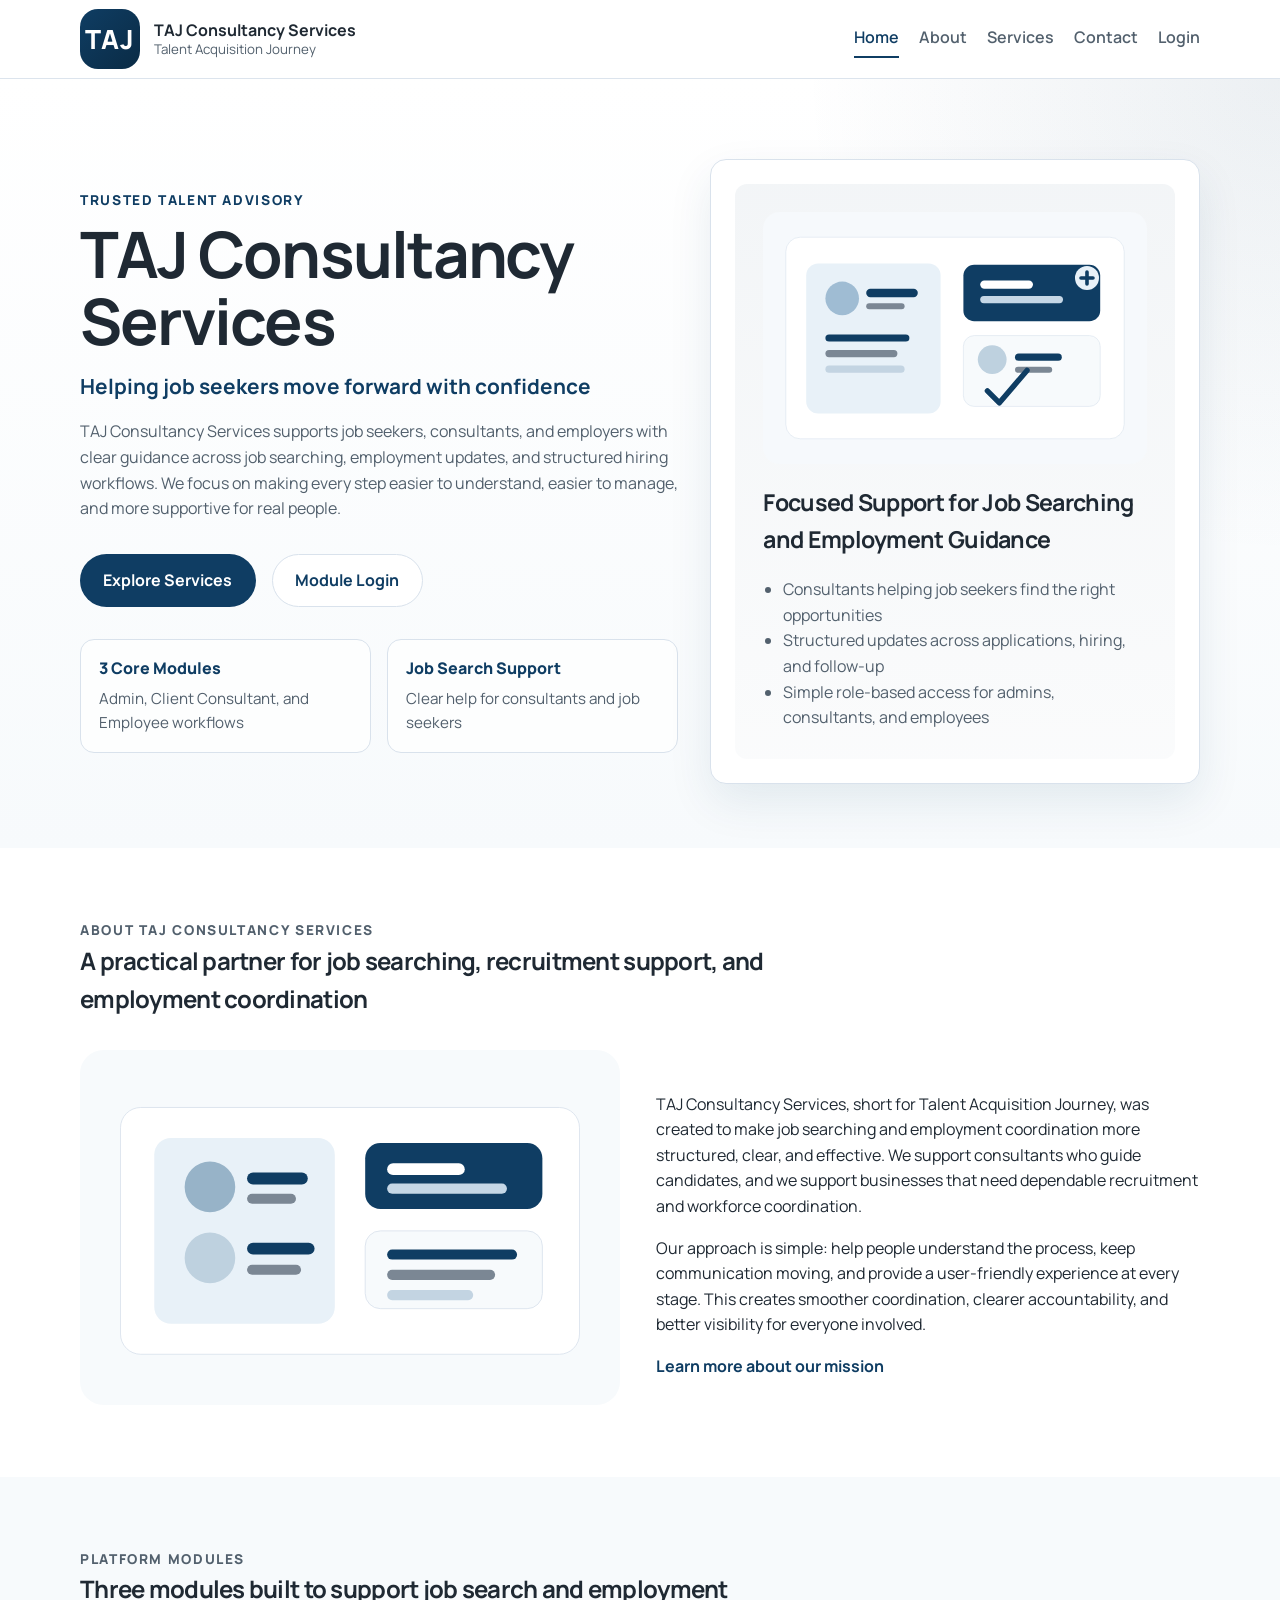
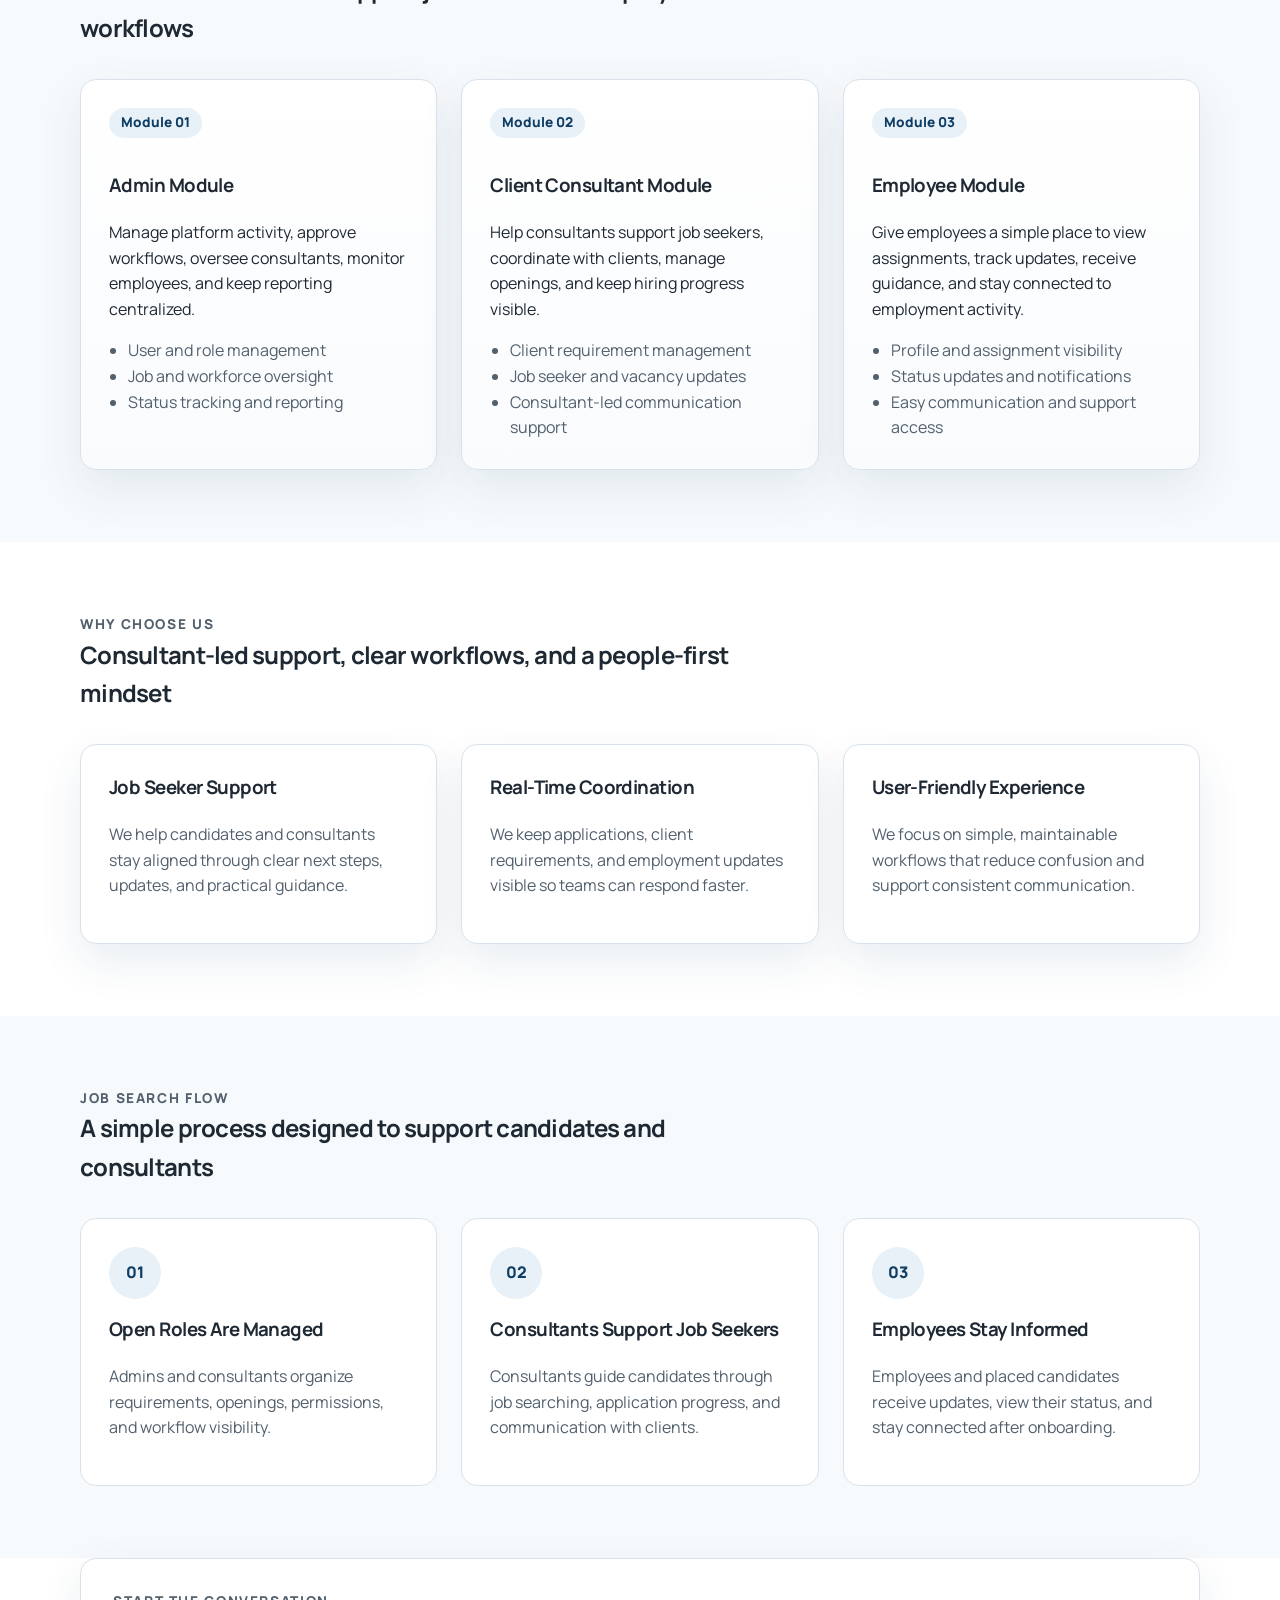
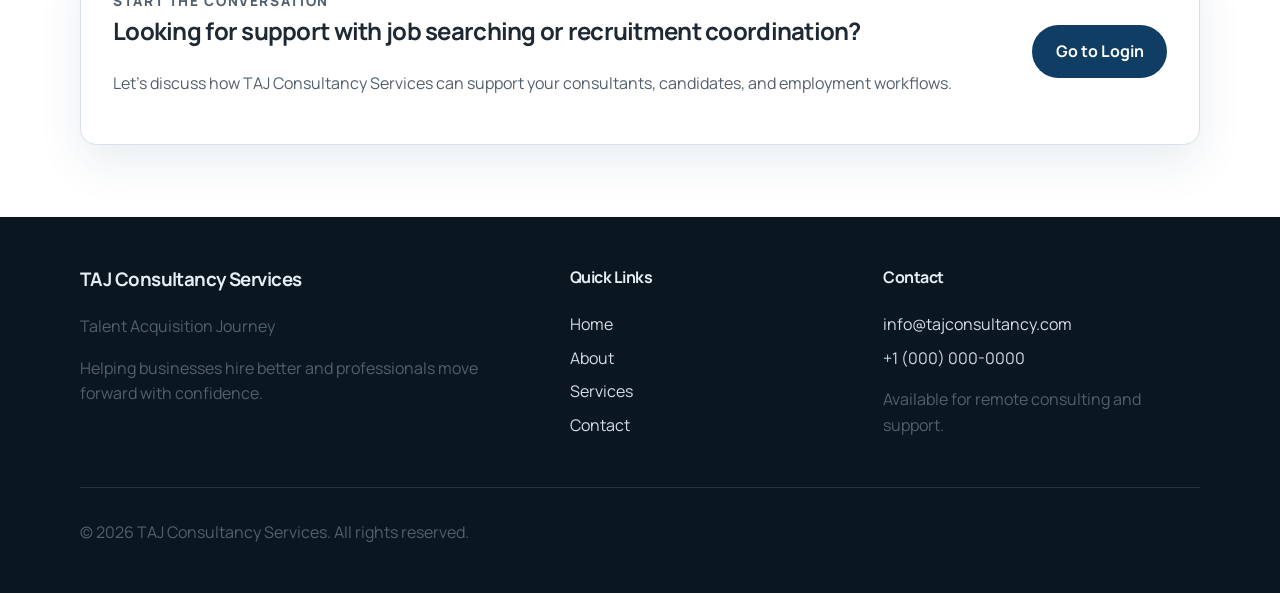
<file: index.html>
<!DOCTYPE html>
<html lang="en">
<head>
  <meta charset="UTF-8">
  <meta name="viewport" content="width=device-width, initial-scale=1.0">
  <title>TAJ Consultancy Services | Job Search and Employment Support</title>
  <meta name="description" content="TAJ Consultancy Services helps job seekers and employers with consultant-led job search support, employment coordination, and structured hiring workflows.">
  <meta property="og:title" content="TAJ Consultancy Services | Job Search and Employment Support">
  <meta property="og:description" content="Consultant-led support for job searching, employment updates, and structured workforce coordination.">
  <meta property="og:type" content="website">
  <meta property="og:url" content="https://example.com/">
  <meta property="og:image" content="assets/images/og-image.svg">
  <link rel="icon" type="image/svg+xml" href="assets/images/favicon.svg">
  <link rel="preconnect" href="https://fonts.googleapis.com">
  <link rel="preconnect" href="https://fonts.gstatic.com" crossorigin>
  <link href="https://fonts.googleapis.com/css2?family=Manrope:wght@400;500;600;700;800&display=swap" rel="stylesheet">
  <link rel="stylesheet" href="css/style.css">
</head>
<body>
  <header class="site-header">
    <div class="container nav-wrapper">
      <a class="brand" href="index.html" aria-label="TAJ Consultancy Services home">
        <span class="brand-mark">TAJ</span>
        <span class="brand-text">
          <strong>TAJ Consultancy Services</strong>
          <small>Talent Acquisition Journey</small>
        </span>
      </a>

      <button class="nav-toggle" id="navToggle" aria-expanded="false" aria-controls="siteNav" aria-label="Open navigation">
        <span></span>
        <span></span>
        <span></span>
      </button>

      <nav class="site-nav" id="siteNav">
        <a class="active" href="index.html">Home</a>
        <a href="about.html">About</a>
        <a href="services.html">Services</a>
        <a href="contact.html">Contact</a>
        <a href="login.html">Login</a>
      </nav>
    </div>
  </header>

  <main>
    <section class="hero-section">
      <div class="container hero-grid">
        <div class="hero-content">
          <p class="section-label">Trusted Talent Advisory</p>
          <h1>TAJ Consultancy Services</h1>
          <p class="hero-subtitle">Helping job seekers move forward with confidence</p>
          <p class="hero-text">
            TAJ Consultancy Services supports job seekers, consultants, and employers with clear guidance across job searching, employment updates, and structured hiring workflows. We focus on making every step easier to understand, easier to manage, and more supportive for real people.
          </p>
          <div class="hero-actions">
            <a class="btn btn-primary" href="services.html">Explore Services</a>
            <a class="btn btn-secondary" href="login.html">Module Login</a>
          </div>
          <div class="hero-stats" aria-label="Company highlights">
            <div class="stat-item">
              <strong>3 Core Modules</strong>
              <span>Admin, Client Consultant, and Employee workflows</span>
            </div>
            <div class="stat-item">
              <strong>Job Search Support</strong>
              <span>Clear help for consultants and job seekers</span>
            </div>
          </div>
        </div>

        <div class="hero-card">
          <div class="hero-card-inner">
            <img class="section-illustration" src="assets/images/job-search-support.svg" alt="Illustration of a consultant helping a job seeker with opportunities and applications">
            <h2>Focused Support for Job Searching and Employment Guidance</h2>
            <ul class="feature-list">
              <li>Consultants helping job seekers find the right opportunities</li>
              <li>Structured updates across applications, hiring, and follow-up</li>
              <li>Simple role-based access for admins, consultants, and employees</li>
            </ul>
          </div>
        </div>
      </div>
    </section>

    <section class="section">
      <div class="container">
        <div class="section-heading">
          <p class="section-label">About TAJ Consultancy Services</p>
          <h2>A practical partner for job searching, recruitment support, and employment coordination</h2>
        </div>
        <div class="two-column">
          <div>
            <img class="inline-illustration" src="assets/images/about-team.svg" alt="Illustration of a consultant helping candidates and clients plan next steps">
          </div>
          <div>
            <p>
              TAJ Consultancy Services, short for Talent Acquisition Journey, was created to make job searching and employment coordination more structured, clear, and effective. We support consultants who guide candidates, and we support businesses that need dependable recruitment and workforce coordination.
            </p>
            <p>
              Our approach is simple: help people understand the process, keep communication moving, and provide a user-friendly experience at every stage. This creates smoother coordination, clearer accountability, and better visibility for everyone involved.
            </p>
            <a class="text-link" href="about.html">Learn more about our mission</a>
          </div>
        </div>
      </div>
    </section>

    <section class="section section-alt">
      <div class="container">
        <div class="section-heading">
          <p class="section-label">Platform Modules</p>
          <h2>Three modules built to support job search and employment workflows</h2>
        </div>
        <div class="modules-grid">
          <article class="module-card">
            <span class="module-badge">Module 01</span>
            <h3>Admin Module</h3>
            <p>Manage platform activity, approve workflows, oversee consultants, monitor employees, and keep reporting centralized.</p>
            <ul class="feature-list compact-list">
              <li>User and role management</li>
              <li>Job and workforce oversight</li>
              <li>Status tracking and reporting</li>
            </ul>
          </article>
          <article class="module-card">
            <span class="module-badge">Module 02</span>
            <h3>Client Consultant Module</h3>
            <p>Help consultants support job seekers, coordinate with clients, manage openings, and keep hiring progress visible.</p>
            <ul class="feature-list compact-list">
              <li>Client requirement management</li>
              <li>Job seeker and vacancy updates</li>
              <li>Consultant-led communication support</li>
            </ul>
          </article>
          <article class="module-card">
            <span class="module-badge">Module 03</span>
            <h3>Employee Module</h3>
            <p>Give employees a simple place to view assignments, track updates, receive guidance, and stay connected to employment activity.</p>
            <ul class="feature-list compact-list">
              <li>Profile and assignment visibility</li>
              <li>Status updates and notifications</li>
              <li>Easy communication and support access</li>
            </ul>
          </article>
        </div>
      </div>
    </section>

    <section class="section">
      <div class="container">
        <div class="section-heading">
          <p class="section-label">Why Choose Us</p>
          <h2>Consultant-led support, clear workflows, and a people-first mindset</h2>
        </div>
        <div class="reasons-grid">
          <article class="reason-card">
            <h3>Job Seeker Support</h3>
            <p>We help candidates and consultants stay aligned through clear next steps, updates, and practical guidance.</p>
          </article>
          <article class="reason-card">
            <h3>Real-Time Coordination</h3>
            <p>We keep applications, client requirements, and employment updates visible so teams can respond faster.</p>
          </article>
          <article class="reason-card">
            <h3>User-Friendly Experience</h3>
            <p>We focus on simple, maintainable workflows that reduce confusion and support consistent communication.</p>
          </article>
        </div>
      </div>
    </section>

    <section class="section section-alt">
      <div class="container">
        <div class="section-heading">
          <p class="section-label">Job Search Flow</p>
          <h2>A simple process designed to support candidates and consultants</h2>
        </div>
        <div class="steps-grid">
          <article class="step-card">
            <span class="step-number">01</span>
            <h3>Open Roles Are Managed</h3>
            <p>Admins and consultants organize requirements, openings, permissions, and workflow visibility.</p>
          </article>
          <article class="step-card">
            <span class="step-number">02</span>
            <h3>Consultants Support Job Seekers</h3>
            <p>Consultants guide candidates through job searching, application progress, and communication with clients.</p>
          </article>
          <article class="step-card">
            <span class="step-number">03</span>
            <h3>Employees Stay Informed</h3>
            <p>Employees and placed candidates receive updates, view their status, and stay connected after onboarding.</p>
          </article>
        </div>
      </div>
    </section>

    <section class="section cta-section">
      <div class="container cta-box">
        <div>
          <p class="section-label">Start the Conversation</p>
          <h2>Looking for support with job searching or recruitment coordination?</h2>
          <p>Let's discuss how TAJ Consultancy Services can support your consultants, candidates, and employment workflows.</p>
        </div>
        <a class="btn btn-primary" href="login.html">Go to Login</a>
      </div>
    </section>
  </main>

  <footer class="site-footer">
    <div class="container footer-grid">
      <div>
        <h3>TAJ Consultancy Services</h3>
        <p>Talent Acquisition Journey</p>
        <p>Helping businesses hire better and professionals move forward with confidence.</p>
      </div>
      <div>
        <h4>Quick Links</h4>
        <a href="index.html">Home</a>
        <a href="about.html">About</a>
        <a href="services.html">Services</a>
        <a href="contact.html">Contact</a>
      </div>
      <div>
        <h4>Contact</h4>
        <a href="mailto:info@tajconsultancy.com">info@tajconsultancy.com</a>
        <a href="tel:+10000000000">+1 (000) 000-0000</a>
        <p>Available for remote consulting and support.</p>
      </div>
    </div>
    <div class="container footer-bottom">
      <p>&copy; 2026 TAJ Consultancy Services. All rights reserved.</p>
    </div>
  </footer>

  <script src="js/script.js"></script>
</body>
</html>
</file>
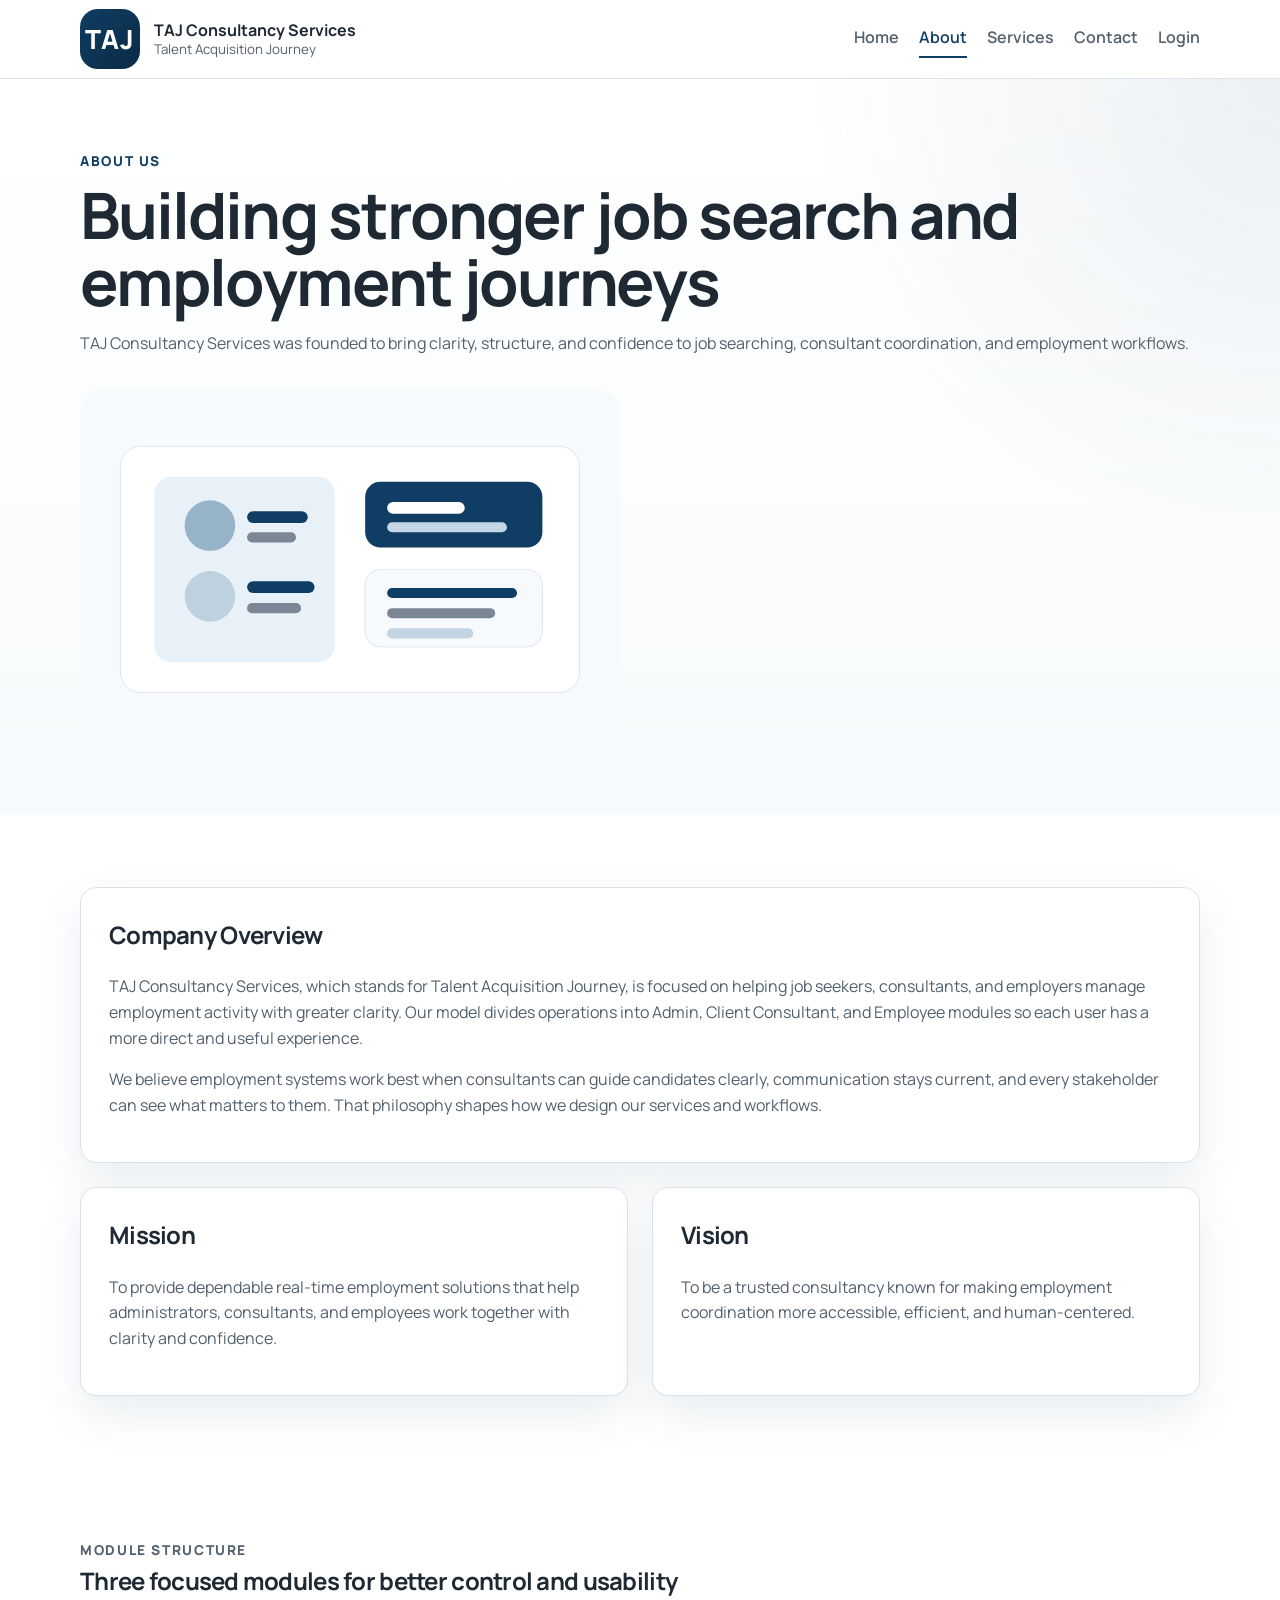
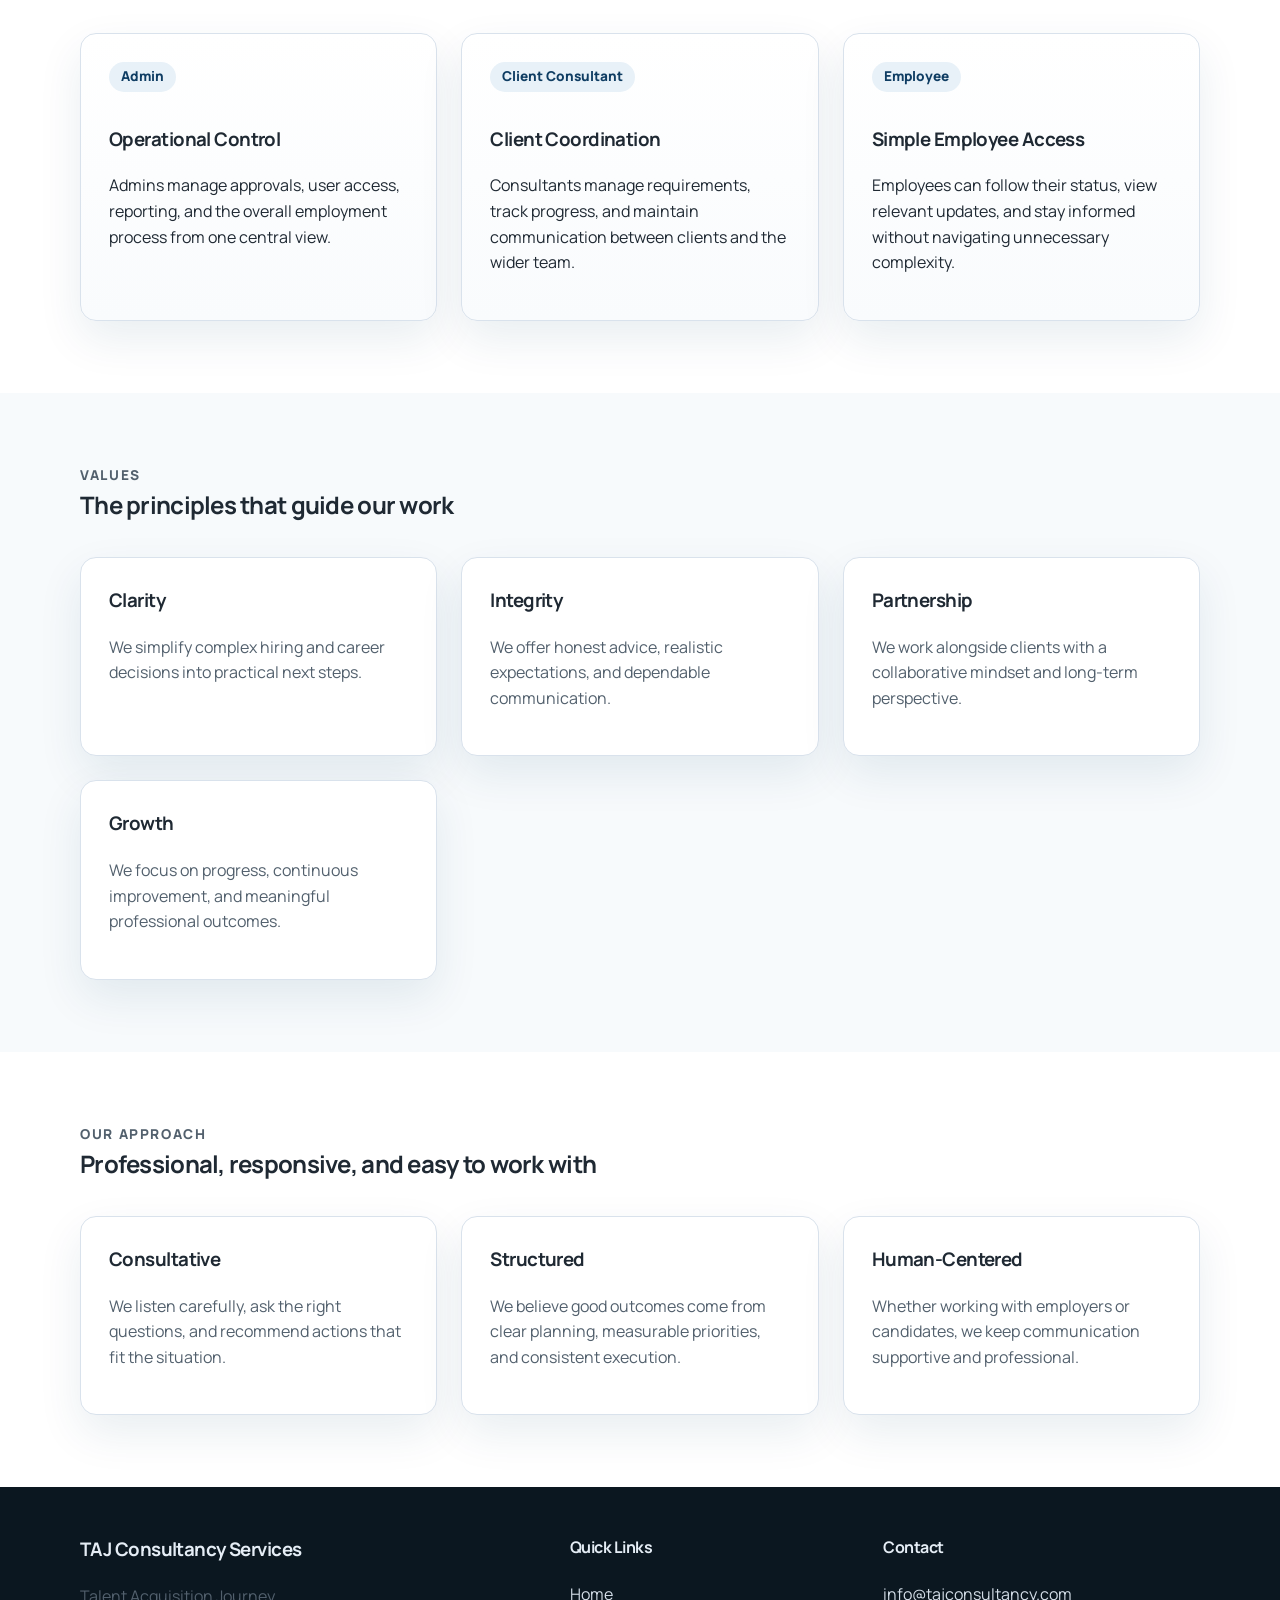
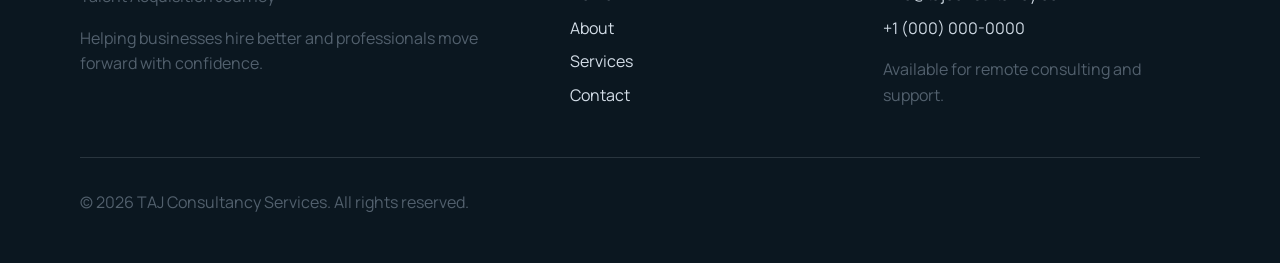
<file: about.html>
<!DOCTYPE html>
<html lang="en">
<head>
  <meta charset="UTF-8">
  <meta name="viewport" content="width=device-width, initial-scale=1.0">
  <title>About TAJ Consultancy Services | Employment Modules</title>
  <meta name="description" content="Learn how TAJ Consultancy Services supports job seekers, consultants, and employers through structured employment modules.">
  <meta property="og:title" content="About TAJ Consultancy Services">
  <meta property="og:description" content="Discover the mission, vision, and values that guide TAJ Consultancy Services.">
  <meta property="og:type" content="website">
  <meta property="og:url" content="https://example.com/about.html">
  <meta property="og:image" content="assets/images/og-image.svg">
  <link rel="icon" type="image/svg+xml" href="assets/images/favicon.svg">
  <link rel="preconnect" href="https://fonts.googleapis.com">
  <link rel="preconnect" href="https://fonts.gstatic.com" crossorigin>
  <link href="https://fonts.googleapis.com/css2?family=Manrope:wght@400;500;600;700;800&display=swap" rel="stylesheet">
  <link rel="stylesheet" href="css/style.css">
</head>
<body>
  <header class="site-header">
    <div class="container nav-wrapper">
      <a class="brand" href="index.html" aria-label="TAJ Consultancy Services home">
        <span class="brand-mark">TAJ</span>
        <span class="brand-text">
          <strong>TAJ Consultancy Services</strong>
          <small>Talent Acquisition Journey</small>
        </span>
      </a>

      <button class="nav-toggle" id="navToggle" aria-expanded="false" aria-controls="siteNav" aria-label="Open navigation">
        <span></span>
        <span></span>
        <span></span>
      </button>

      <nav class="site-nav" id="siteNav">
        <a href="index.html">Home</a>
        <a class="active" href="about.html">About</a>
        <a href="services.html">Services</a>
        <a href="contact.html">Contact</a>
        <a href="login.html">Login</a>
      </nav>
    </div>
  </header>

  <main>
    <section class="page-hero">
      <div class="container">
        <p class="section-label">About Us</p>
        <h1>Building stronger job search and employment journeys</h1>
        <p class="page-hero-text">
          TAJ Consultancy Services was founded to bring clarity, structure, and confidence to job searching, consultant coordination, and employment workflows.
        </p>
        <img class="page-hero-illustration" src="assets/images/about-team.svg" alt="Illustration of consultancy planning and collaboration">
      </div>
    </section>

    <section class="section">
      <div class="container">
        <div class="content-grid">
          <article class="content-card full-span">
            <h2>Company Overview</h2>
            <p>
              TAJ Consultancy Services, which stands for Talent Acquisition Journey, is focused on helping job seekers, consultants, and employers manage employment activity with greater clarity. Our model divides operations into Admin, Client Consultant, and Employee modules so each user has a more direct and useful experience.
            </p>
            <p>
              We believe employment systems work best when consultants can guide candidates clearly, communication stays current, and every stakeholder can see what matters to them. That philosophy shapes how we design our services and workflows.
            </p>
          </article>

          <article class="content-card">
            <h2>Mission</h2>
            <p>
              To provide dependable real-time employment solutions that help administrators, consultants, and employees work together with clarity and confidence.
            </p>
          </article>

          <article class="content-card">
            <h2>Vision</h2>
            <p>
              To be a trusted consultancy known for making employment coordination more accessible, efficient, and human-centered.
            </p>
          </article>
        </div>
      </div>
    </section>

    <section class="section">
      <div class="container">
        <div class="section-heading">
          <p class="section-label">Module Structure</p>
          <h2>Three focused modules for better control and usability</h2>
        </div>
        <div class="modules-grid">
          <article class="module-card">
            <span class="module-badge">Admin</span>
            <h3>Operational Control</h3>
            <p>Admins manage approvals, user access, reporting, and the overall employment process from one central view.</p>
          </article>
          <article class="module-card">
            <span class="module-badge">Client Consultant</span>
            <h3>Client Coordination</h3>
            <p>Consultants manage requirements, track progress, and maintain communication between clients and the wider team.</p>
          </article>
          <article class="module-card">
            <span class="module-badge">Employee</span>
            <h3>Simple Employee Access</h3>
            <p>Employees can follow their status, view relevant updates, and stay informed without navigating unnecessary complexity.</p>
          </article>
        </div>
      </div>
    </section>

    <section class="section section-alt">
      <div class="container">
        <div class="section-heading">
          <p class="section-label">Values</p>
          <h2>The principles that guide our work</h2>
        </div>
        <div class="card-grid">
          <article class="service-card">
            <h3>Clarity</h3>
            <p>We simplify complex hiring and career decisions into practical next steps.</p>
          </article>
          <article class="service-card">
            <h3>Integrity</h3>
            <p>We offer honest advice, realistic expectations, and dependable communication.</p>
          </article>
          <article class="service-card">
            <h3>Partnership</h3>
            <p>We work alongside clients with a collaborative mindset and long-term perspective.</p>
          </article>
          <article class="service-card">
            <h3>Growth</h3>
            <p>We focus on progress, continuous improvement, and meaningful professional outcomes.</p>
          </article>
        </div>
      </div>
    </section>

    <section class="section">
      <div class="container">
        <div class="section-heading">
          <p class="section-label">Our Approach</p>
          <h2>Professional, responsive, and easy to work with</h2>
        </div>
        <div class="reasons-grid">
          <article class="reason-card">
            <h3>Consultative</h3>
            <p>We listen carefully, ask the right questions, and recommend actions that fit the situation.</p>
          </article>
          <article class="reason-card">
            <h3>Structured</h3>
            <p>We believe good outcomes come from clear planning, measurable priorities, and consistent execution.</p>
          </article>
          <article class="reason-card">
            <h3>Human-Centered</h3>
            <p>Whether working with employers or candidates, we keep communication supportive and professional.</p>
          </article>
        </div>
      </div>
    </section>
  </main>

  <footer class="site-footer">
    <div class="container footer-grid">
      <div>
        <h3>TAJ Consultancy Services</h3>
        <p>Talent Acquisition Journey</p>
        <p>Helping businesses hire better and professionals move forward with confidence.</p>
      </div>
      <div>
        <h4>Quick Links</h4>
        <a href="index.html">Home</a>
        <a href="about.html">About</a>
        <a href="services.html">Services</a>
        <a href="contact.html">Contact</a>
      </div>
      <div>
        <h4>Contact</h4>
        <a href="mailto:info@tajconsultancy.com">info@tajconsultancy.com</a>
        <a href="tel:+10000000000">+1 (000) 000-0000</a>
        <p>Available for remote consulting and support.</p>
      </div>
    </div>
    <div class="container footer-bottom">
      <p>&copy; 2026 TAJ Consultancy Services. All rights reserved.</p>
    </div>
  </footer>

  <script src="js/script.js"></script>
</body>
</html>
</file>
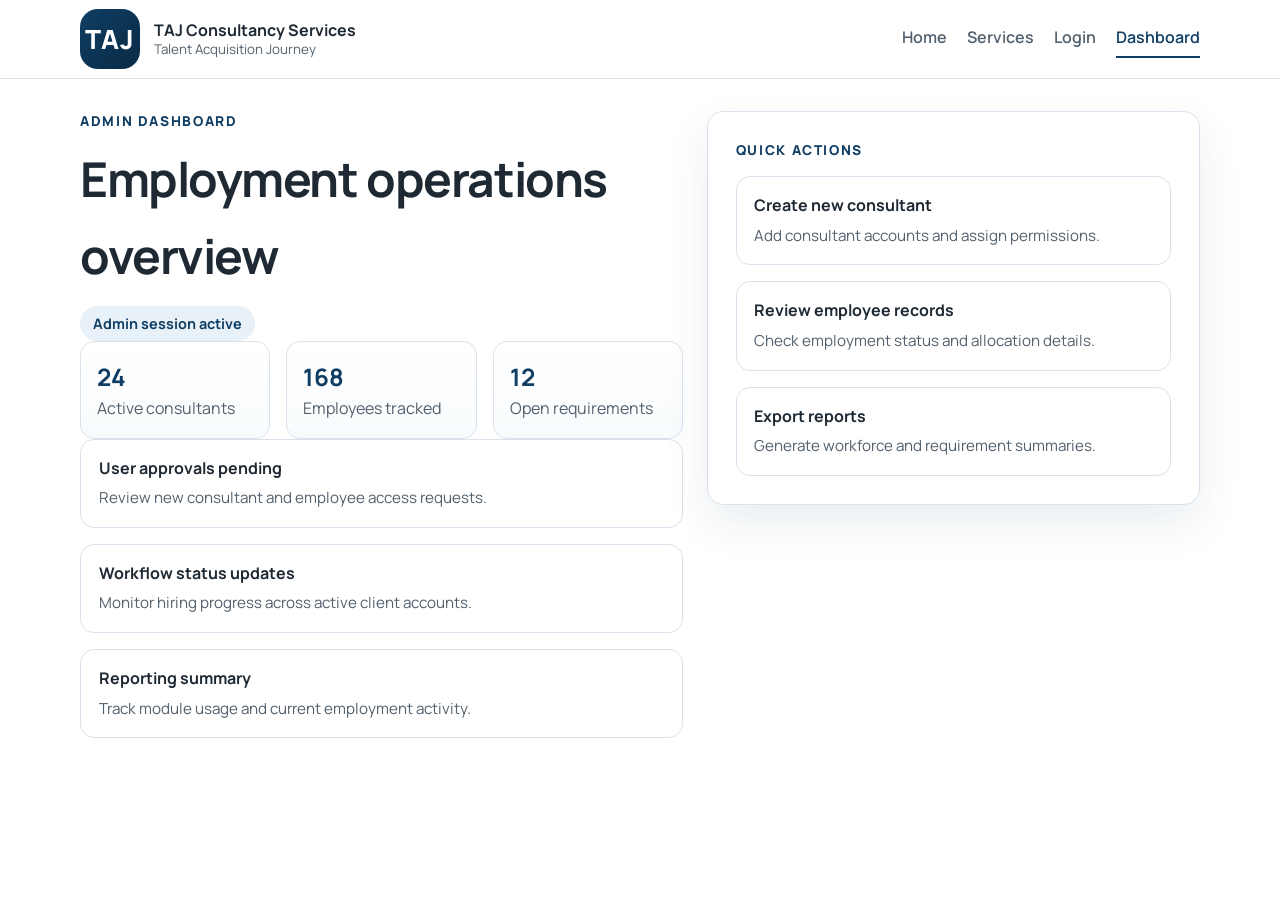
<file: admin-dashboard.html>
<!DOCTYPE html>
<html lang="en">
<head>
  <meta charset="UTF-8">
  <meta name="viewport" content="width=device-width, initial-scale=1.0">
  <title>Admin Dashboard | TAJ Consultancy Services</title>
  <meta name="description" content="Admin dashboard for TAJ Consultancy Services employment workflows.">
  <link rel="icon" type="image/svg+xml" href="assets/images/favicon.svg">
  <link rel="preconnect" href="https://fonts.googleapis.com">
  <link rel="preconnect" href="https://fonts.gstatic.com" crossorigin>
  <link href="https://fonts.googleapis.com/css2?family=Manrope:wght@400;500;600;700;800&display=swap" rel="stylesheet">
  <link rel="stylesheet" href="css/style.css">
</head>
<body>
  <header class="site-header">
    <div class="container nav-wrapper">
      <a class="brand" href="index.html"><span class="brand-mark">TAJ</span><span class="brand-text"><strong>TAJ Consultancy Services</strong><small>Talent Acquisition Journey</small></span></a>
      <nav class="site-nav">
        <a href="index.html">Home</a>
        <a href="services.html">Services</a>
        <a href="login.html">Login</a>
        <a class="active" href="admin-dashboard.html">Dashboard</a>
      </nav>
    </div>
  </header>
  <main class="dashboard-shell">
    <div class="container dashboard-grid">
      <section class="dashboard-overview">
        <p class="section-label">Admin Dashboard</p>
        <h1>Employment operations overview</h1>
        <span class="status-chip">Admin session active</span>
        <div class="metric-grid">
          <article class="metric-card"><strong>24</strong><span>Active consultants</span></article>
          <article class="metric-card"><strong>168</strong><span>Employees tracked</span></article>
          <article class="metric-card"><strong>12</strong><span>Open requirements</span></article>
        </div>
        <div class="activity-list">
          <article class="activity-item"><strong>User approvals pending</strong><span class="login-meta">Review new consultant and employee access requests.</span></article>
          <article class="activity-item"><strong>Workflow status updates</strong><span class="login-meta">Monitor hiring progress across active client accounts.</span></article>
          <article class="activity-item"><strong>Reporting summary</strong><span class="login-meta">Track module usage and current employment activity.</span></article>
        </div>
      </section>
      <aside class="dashboard-card">
        <p class="section-label">Quick Actions</p>
        <div class="quick-links">
          <div class="quick-link-card"><strong>Create new consultant</strong><span class="login-meta">Add consultant accounts and assign permissions.</span></div>
          <div class="quick-link-card"><strong>Review employee records</strong><span class="login-meta">Check employment status and allocation details.</span></div>
          <div class="quick-link-card"><strong>Export reports</strong><span class="login-meta">Generate workforce and requirement summaries.</span></div>
        </div>
      </aside>
    </div>
  </main>
</body>
</html>
</file>
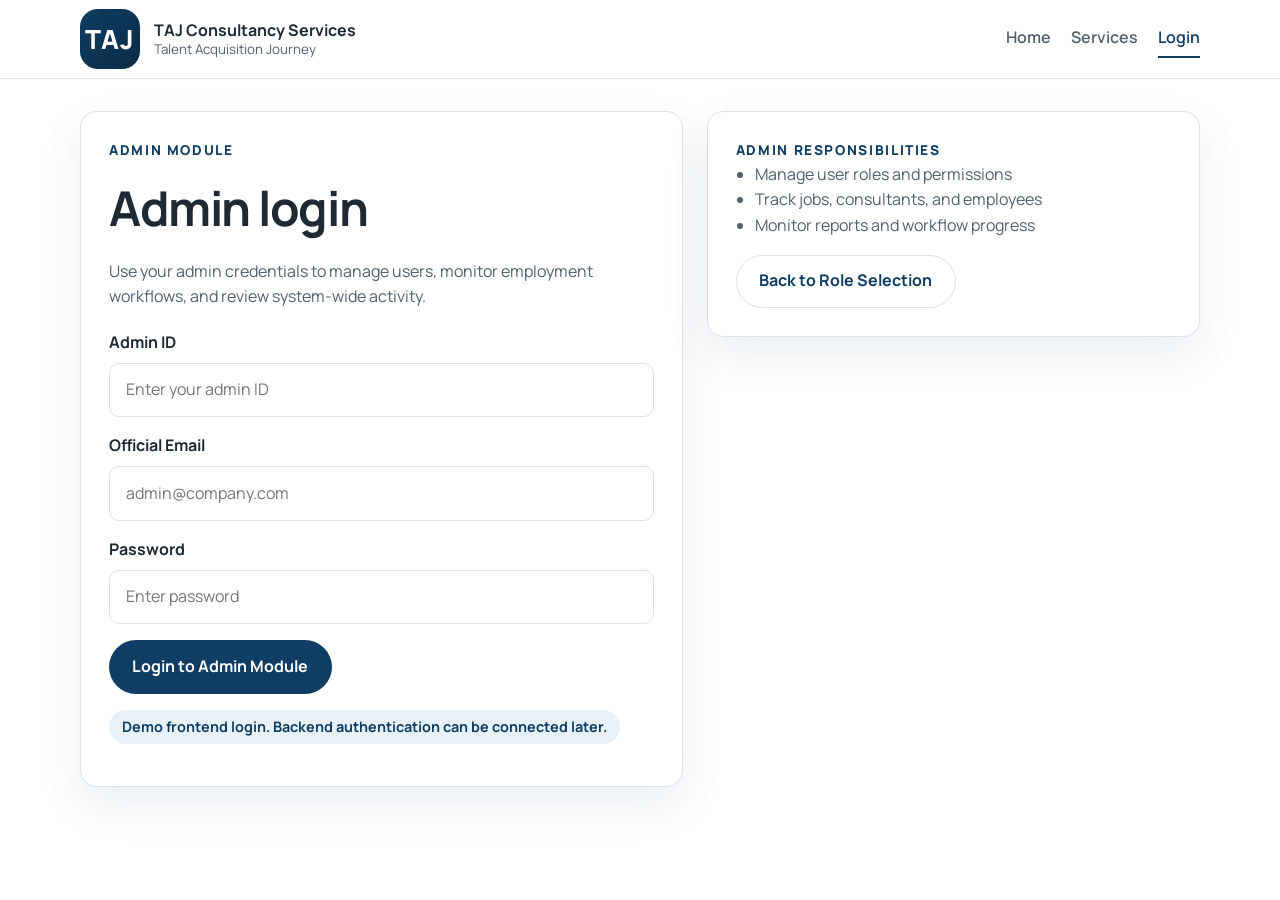
<file: admin-login.html>
<!DOCTYPE html>
<html lang="en">
<head>
  <meta charset="UTF-8">
  <meta name="viewport" content="width=device-width, initial-scale=1.0">
  <title>Admin Login | TAJ Consultancy Services</title>
  <meta name="description" content="Admin login for TAJ Consultancy Services real-time employment management.">
  <link rel="icon" type="image/svg+xml" href="assets/images/favicon.svg">
  <link rel="preconnect" href="https://fonts.googleapis.com">
  <link rel="preconnect" href="https://fonts.gstatic.com" crossorigin>
  <link href="https://fonts.googleapis.com/css2?family=Manrope:wght@400;500;600;700;800&display=swap" rel="stylesheet">
  <link rel="stylesheet" href="css/style.css">
</head>
<body>
  <header class="site-header">
    <div class="container nav-wrapper">
      <a class="brand" href="index.html" aria-label="TAJ Consultancy Services home">
        <span class="brand-mark">TAJ</span>
        <span class="brand-text">
          <strong>TAJ Consultancy Services</strong>
          <small>Talent Acquisition Journey</small>
        </span>
      </a>
      <button class="nav-toggle" id="navToggle" aria-expanded="false" aria-controls="siteNav" aria-label="Open navigation">
        <span></span>
        <span></span>
        <span></span>
      </button>
      <nav class="site-nav" id="siteNav">
        <a href="index.html">Home</a>
        <a href="services.html">Services</a>
        <a class="active" href="login.html">Login</a>
      </nav>
    </div>
  </header>

  <main class="login-shell">
    <div class="container login-grid">
      <section class="login-form-card">
        <p class="section-label">Admin Module</p>
        <h1>Admin login</h1>
        <p class="helper-text">Use your admin credentials to manage users, monitor employment workflows, and review system-wide activity.</p>
        <form data-login-form data-role-name="Admin" data-redirect="admin-dashboard.html">
          <div class="form-group">
            <label for="admin-id">Admin ID</label>
            <input id="admin-id" name="admin-id" type="text" placeholder="Enter your admin ID" required>
          </div>
          <div class="form-group">
            <label for="admin-email">Official Email</label>
            <input id="admin-email" name="admin-email" type="email" placeholder="admin@company.com" required>
          </div>
          <div class="form-group">
            <label for="admin-password">Password</label>
            <input id="admin-password" name="admin-password" type="password" placeholder="Enter password" required>
          </div>
          <button class="btn btn-primary" type="submit">Login to Admin Module</button>
          <p class="login-note" data-login-status>Demo frontend login. Backend authentication can be connected later.</p>
        </form>
      </section>

      <aside class="info-panel">
        <p class="section-label">Admin Responsibilities</p>
        <ul class="muted-list">
          <li>Manage user roles and permissions</li>
          <li>Track jobs, consultants, and employees</li>
          <li>Monitor reports and workflow progress</li>
        </ul>
        <div class="role-actions">
          <a class="btn btn-secondary" href="login.html">Back to Role Selection</a>
        </div>
      </aside>
    </div>
  </main>

  <script src="js/script.js"></script>
</body>
</html>
</file>
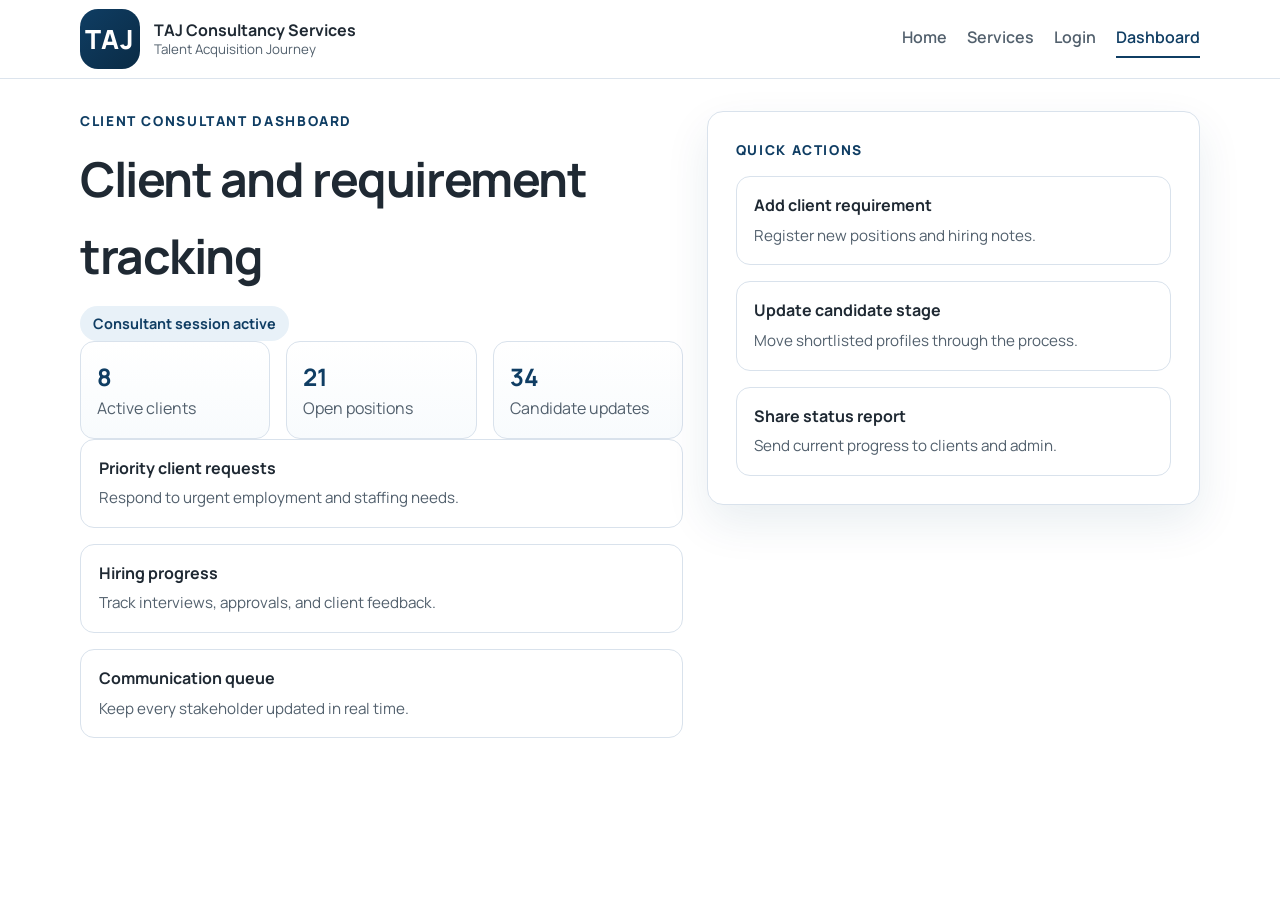
<file: consultant-dashboard.html>
<!DOCTYPE html>
<html lang="en">
<head>
  <meta charset="UTF-8">
  <meta name="viewport" content="width=device-width, initial-scale=1.0">
  <title>Consultant Dashboard | TAJ Consultancy Services</title>
  <meta name="description" content="Consultant dashboard for TAJ Consultancy Services employment workflows.">
  <link rel="icon" type="image/svg+xml" href="assets/images/favicon.svg">
  <link rel="preconnect" href="https://fonts.googleapis.com">
  <link rel="preconnect" href="https://fonts.gstatic.com" crossorigin>
  <link href="https://fonts.googleapis.com/css2?family=Manrope:wght@400;500;600;700;800&display=swap" rel="stylesheet">
  <link rel="stylesheet" href="css/style.css">
</head>
<body>
  <header class="site-header">
    <div class="container nav-wrapper">
      <a class="brand" href="index.html"><span class="brand-mark">TAJ</span><span class="brand-text"><strong>TAJ Consultancy Services</strong><small>Talent Acquisition Journey</small></span></a>
      <nav class="site-nav">
        <a href="index.html">Home</a>
        <a href="services.html">Services</a>
        <a href="login.html">Login</a>
        <a class="active" href="consultant-dashboard.html">Dashboard</a>
      </nav>
    </div>
  </header>
  <main class="dashboard-shell">
    <div class="container dashboard-grid">
      <section class="dashboard-overview">
        <p class="section-label">Client Consultant Dashboard</p>
        <h1>Client and requirement tracking</h1>
        <span class="status-chip">Consultant session active</span>
        <div class="metric-grid">
          <article class="metric-card"><strong>8</strong><span>Active clients</span></article>
          <article class="metric-card"><strong>21</strong><span>Open positions</span></article>
          <article class="metric-card"><strong>34</strong><span>Candidate updates</span></article>
        </div>
        <div class="activity-list">
          <article class="activity-item"><strong>Priority client requests</strong><span class="login-meta">Respond to urgent employment and staffing needs.</span></article>
          <article class="activity-item"><strong>Hiring progress</strong><span class="login-meta">Track interviews, approvals, and client feedback.</span></article>
          <article class="activity-item"><strong>Communication queue</strong><span class="login-meta">Keep every stakeholder updated in real time.</span></article>
        </div>
      </section>
      <aside class="dashboard-card">
        <p class="section-label">Quick Actions</p>
        <div class="quick-links">
          <div class="quick-link-card"><strong>Add client requirement</strong><span class="login-meta">Register new positions and hiring notes.</span></div>
          <div class="quick-link-card"><strong>Update candidate stage</strong><span class="login-meta">Move shortlisted profiles through the process.</span></div>
          <div class="quick-link-card"><strong>Share status report</strong><span class="login-meta">Send current progress to clients and admin.</span></div>
        </div>
      </aside>
    </div>
  </main>
</body>
</html>
</file>
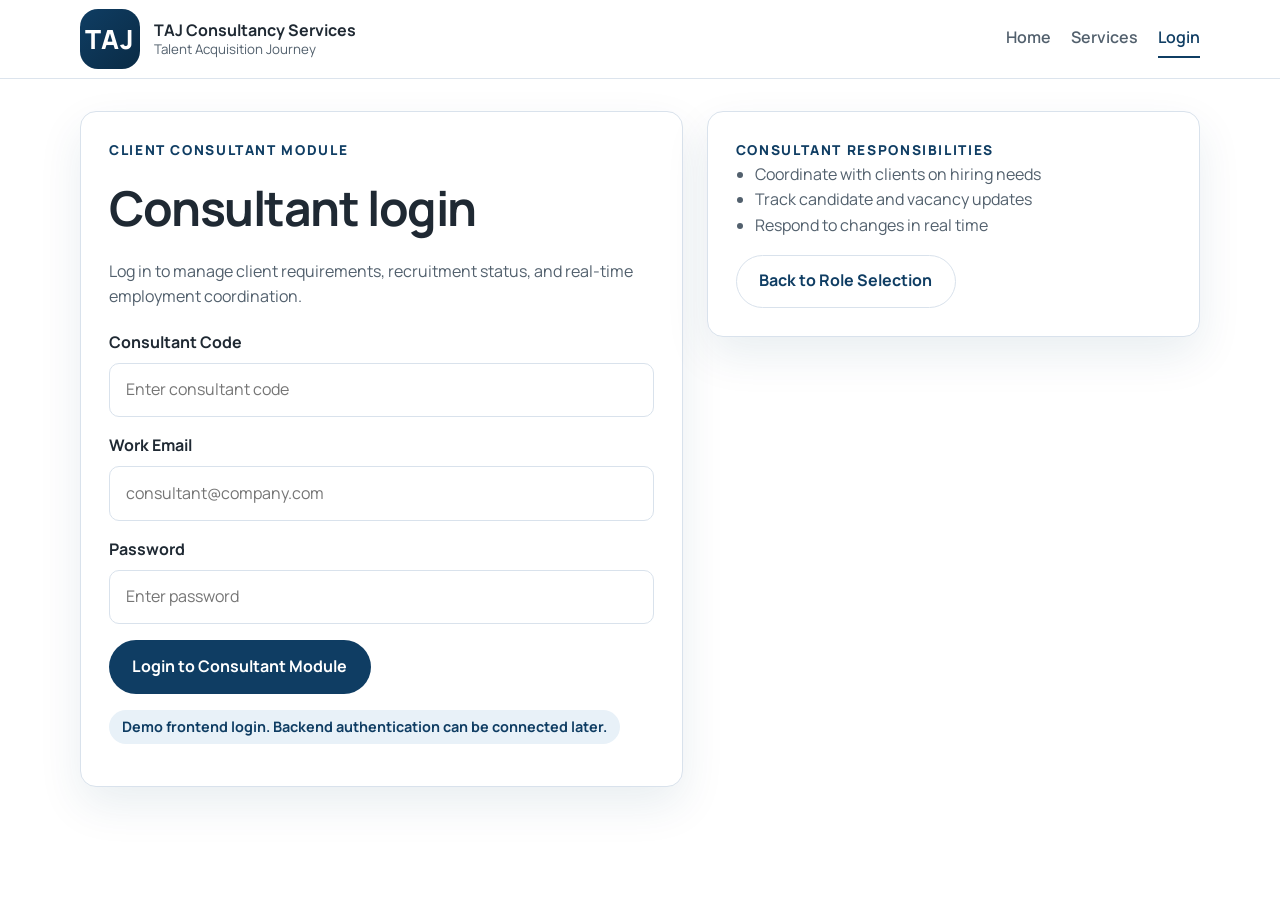
<file: consultant-login.html>
<!DOCTYPE html>
<html lang="en">
<head>
  <meta charset="UTF-8">
  <meta name="viewport" content="width=device-width, initial-scale=1.0">
  <title>Consultant Login | TAJ Consultancy Services</title>
  <meta name="description" content="Client Consultant login for TAJ Consultancy Services real-time employment management.">
  <link rel="icon" type="image/svg+xml" href="assets/images/favicon.svg">
  <link rel="preconnect" href="https://fonts.googleapis.com">
  <link rel="preconnect" href="https://fonts.gstatic.com" crossorigin>
  <link href="https://fonts.googleapis.com/css2?family=Manrope:wght@400;500;600;700;800&display=swap" rel="stylesheet">
  <link rel="stylesheet" href="css/style.css">
</head>
<body>
  <header class="site-header">
    <div class="container nav-wrapper">
      <a class="brand" href="index.html" aria-label="TAJ Consultancy Services home">
        <span class="brand-mark">TAJ</span>
        <span class="brand-text">
          <strong>TAJ Consultancy Services</strong>
          <small>Talent Acquisition Journey</small>
        </span>
      </a>
      <button class="nav-toggle" id="navToggle" aria-expanded="false" aria-controls="siteNav" aria-label="Open navigation">
        <span></span>
        <span></span>
        <span></span>
      </button>
      <nav class="site-nav" id="siteNav">
        <a href="index.html">Home</a>
        <a href="services.html">Services</a>
        <a class="active" href="login.html">Login</a>
      </nav>
    </div>
  </header>

  <main class="login-shell">
    <div class="container login-grid">
      <section class="login-form-card">
        <p class="section-label">Client Consultant Module</p>
        <h1>Consultant login</h1>
        <p class="helper-text">Log in to manage client requirements, recruitment status, and real-time employment coordination.</p>
        <form data-login-form data-role-name="Consultant" data-redirect="consultant-dashboard.html">
          <div class="form-group">
            <label for="consultant-code">Consultant Code</label>
            <input id="consultant-code" name="consultant-code" type="text" placeholder="Enter consultant code" required>
          </div>
          <div class="form-group">
            <label for="consultant-email">Work Email</label>
            <input id="consultant-email" name="consultant-email" type="email" placeholder="consultant@company.com" required>
          </div>
          <div class="form-group">
            <label for="consultant-password">Password</label>
            <input id="consultant-password" name="consultant-password" type="password" placeholder="Enter password" required>
          </div>
          <button class="btn btn-primary" type="submit">Login to Consultant Module</button>
          <p class="login-note" data-login-status>Demo frontend login. Backend authentication can be connected later.</p>
        </form>
      </section>

      <aside class="info-panel">
        <p class="section-label">Consultant Responsibilities</p>
        <ul class="muted-list">
          <li>Coordinate with clients on hiring needs</li>
          <li>Track candidate and vacancy updates</li>
          <li>Respond to changes in real time</li>
        </ul>
        <div class="role-actions">
          <a class="btn btn-secondary" href="login.html">Back to Role Selection</a>
        </div>
      </aside>
    </div>
  </main>

  <script src="js/script.js"></script>
</body>
</html>
</file>
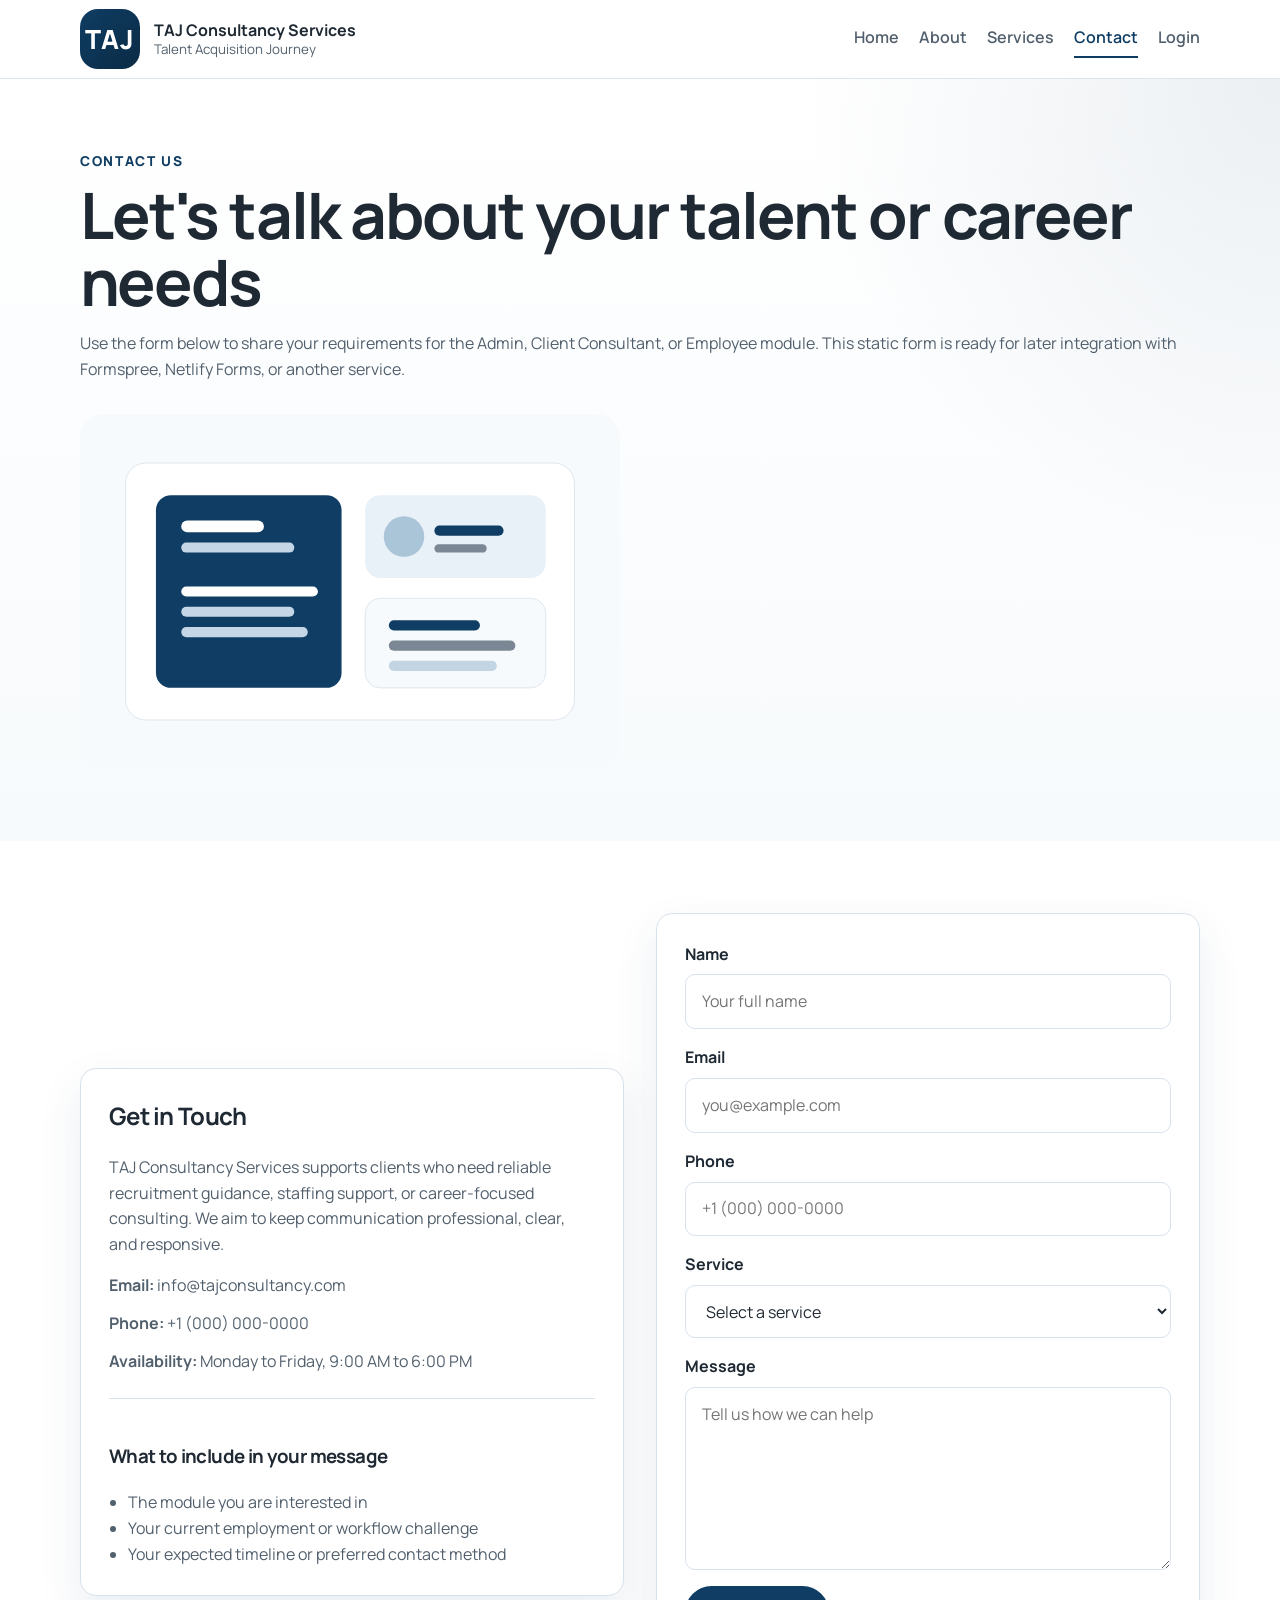
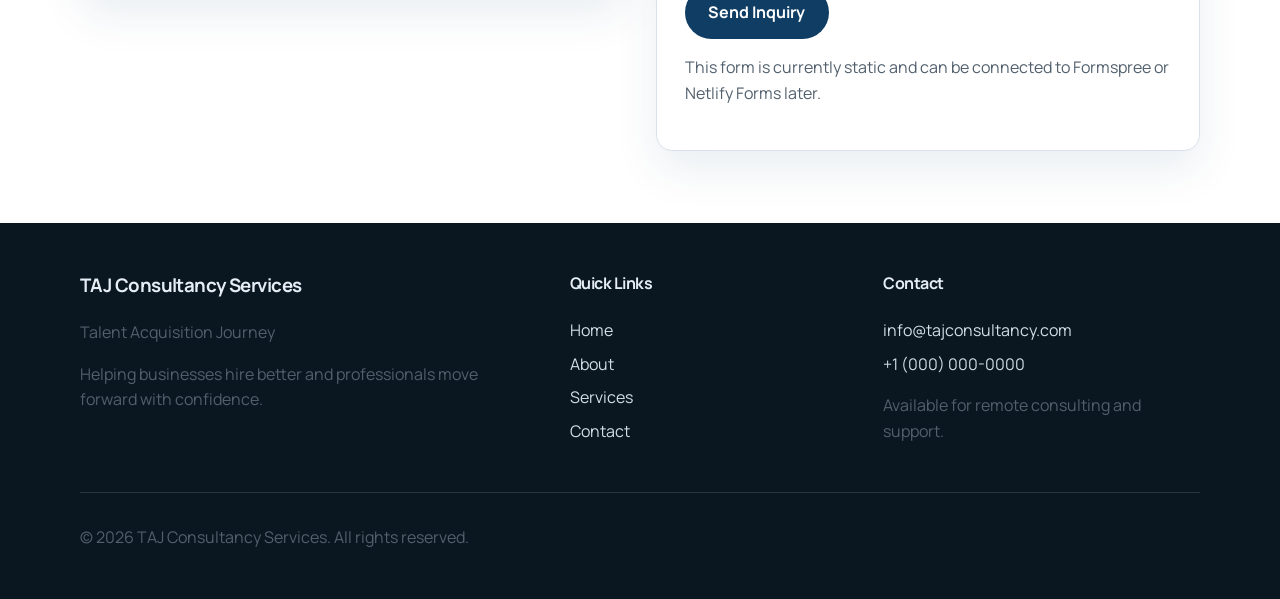
<file: contact.html>
<!DOCTYPE html>
<html lang="en">
<head>
  <meta charset="UTF-8">
  <meta name="viewport" content="width=device-width, initial-scale=1.0">
  <title>Contact TAJ Consultancy Services</title>
  <meta name="description" content="Contact TAJ Consultancy Services for recruitment consulting, resume building, interview preparation, career guidance, and staffing support.">
  <meta property="og:title" content="Contact TAJ Consultancy Services">
  <meta property="og:description" content="Get in touch with TAJ Consultancy Services to discuss your hiring or career support needs.">
  <meta property="og:type" content="website">
  <meta property="og:url" content="https://example.com/contact.html">
  <meta property="og:image" content="assets/images/og-image.svg">
  <link rel="icon" type="image/svg+xml" href="assets/images/favicon.svg">
  <link rel="preconnect" href="https://fonts.googleapis.com">
  <link rel="preconnect" href="https://fonts.gstatic.com" crossorigin>
  <link href="https://fonts.googleapis.com/css2?family=Manrope:wght@400;500;600;700;800&display=swap" rel="stylesheet">
  <link rel="stylesheet" href="css/style.css">
</head>
<body>
  <header class="site-header">
    <div class="container nav-wrapper">
      <a class="brand" href="index.html" aria-label="TAJ Consultancy Services home">
        <span class="brand-mark">TAJ</span>
        <span class="brand-text">
          <strong>TAJ Consultancy Services</strong>
          <small>Talent Acquisition Journey</small>
        </span>
      </a>

      <button class="nav-toggle" id="navToggle" aria-expanded="false" aria-controls="siteNav" aria-label="Open navigation">
        <span></span>
        <span></span>
        <span></span>
      </button>

      <nav class="site-nav" id="siteNav">
        <a href="index.html">Home</a>
        <a href="about.html">About</a>
        <a href="services.html">Services</a>
        <a class="active" href="contact.html">Contact</a>
        <a href="login.html">Login</a>
      </nav>
    </div>
  </header>

  <main>
    <section class="page-hero">
      <div class="container">
        <p class="section-label">Contact Us</p>
        <h1>Let's talk about your talent or career needs</h1>
        <p class="page-hero-text">
          Use the form below to share your requirements for the Admin, Client Consultant, or Employee module. This static form is ready for later integration with Formspree, Netlify Forms, or another service.
        </p>
        <img class="page-hero-illustration" src="assets/images/contact-support.svg" alt="Illustration of contact and consultation support">
      </div>
    </section>

    <section class="section">
      <div class="container contact-layout">
        <div class="content-card">
          <h2>Get in Touch</h2>
          <p>
            TAJ Consultancy Services supports clients who need reliable recruitment guidance, staffing support, or career-focused consulting. We aim to keep communication professional, clear, and responsive.
          </p>
          <div class="contact-list">
            <p><strong>Email:</strong> <a href="mailto:info@tajconsultancy.com">info@tajconsultancy.com</a></p>
            <p><strong>Phone:</strong> <a href="tel:+10000000000">+1 (000) 000-0000</a></p>
            <p><strong>Availability:</strong> Monday to Friday, 9:00 AM to 6:00 PM</p>
          </div>
          <div class="contact-note">
            <h3>What to include in your message</h3>
            <ul class="feature-list compact-list">
              <li>The module you are interested in</li>
              <li>Your current employment or workflow challenge</li>
              <li>Your expected timeline or preferred contact method</li>
            </ul>
          </div>
        </div>

        <form class="contact-form" action="#" method="post">
          <div class="form-group">
            <label for="name">Name</label>
            <input id="name" name="name" type="text" placeholder="Your full name" required>
          </div>

          <div class="form-group">
            <label for="email">Email</label>
            <input id="email" name="email" type="email" placeholder="you@example.com" required>
          </div>

          <div class="form-group">
            <label for="phone">Phone</label>
            <input id="phone" name="phone" type="tel" placeholder="+1 (000) 000-0000">
          </div>

          <div class="form-group">
            <label for="service">Service</label>
            <select id="service" name="service" required>
              <option value="">Select a service</option>
              <option>Admin Module</option>
              <option>Client Consultant Module</option>
              <option>Employee Module</option>
              <option>Full Employment Workflow Setup</option>
            </select>
          </div>

          <div class="form-group">
            <label for="message">Message</label>
            <textarea id="message" name="message" rows="6" placeholder="Tell us how we can help" required></textarea>
          </div>

          <button class="btn btn-primary" type="submit">Send Inquiry</button>
          <p class="form-note">This form is currently static and can be connected to Formspree or Netlify Forms later.</p>
        </form>
      </div>
    </section>
  </main>

  <footer class="site-footer">
    <div class="container footer-grid">
      <div>
        <h3>TAJ Consultancy Services</h3>
        <p>Talent Acquisition Journey</p>
        <p>Helping businesses hire better and professionals move forward with confidence.</p>
      </div>
      <div>
        <h4>Quick Links</h4>
        <a href="index.html">Home</a>
        <a href="about.html">About</a>
        <a href="services.html">Services</a>
        <a href="contact.html">Contact</a>
      </div>
      <div>
        <h4>Contact</h4>
        <a href="mailto:info@tajconsultancy.com">info@tajconsultancy.com</a>
        <a href="tel:+10000000000">+1 (000) 000-0000</a>
        <p>Available for remote consulting and support.</p>
      </div>
    </div>
    <div class="container footer-bottom">
      <p>&copy; 2026 TAJ Consultancy Services. All rights reserved.</p>
    </div>
  </footer>

  <script src="js/script.js"></script>
</body>
</html>
</file>
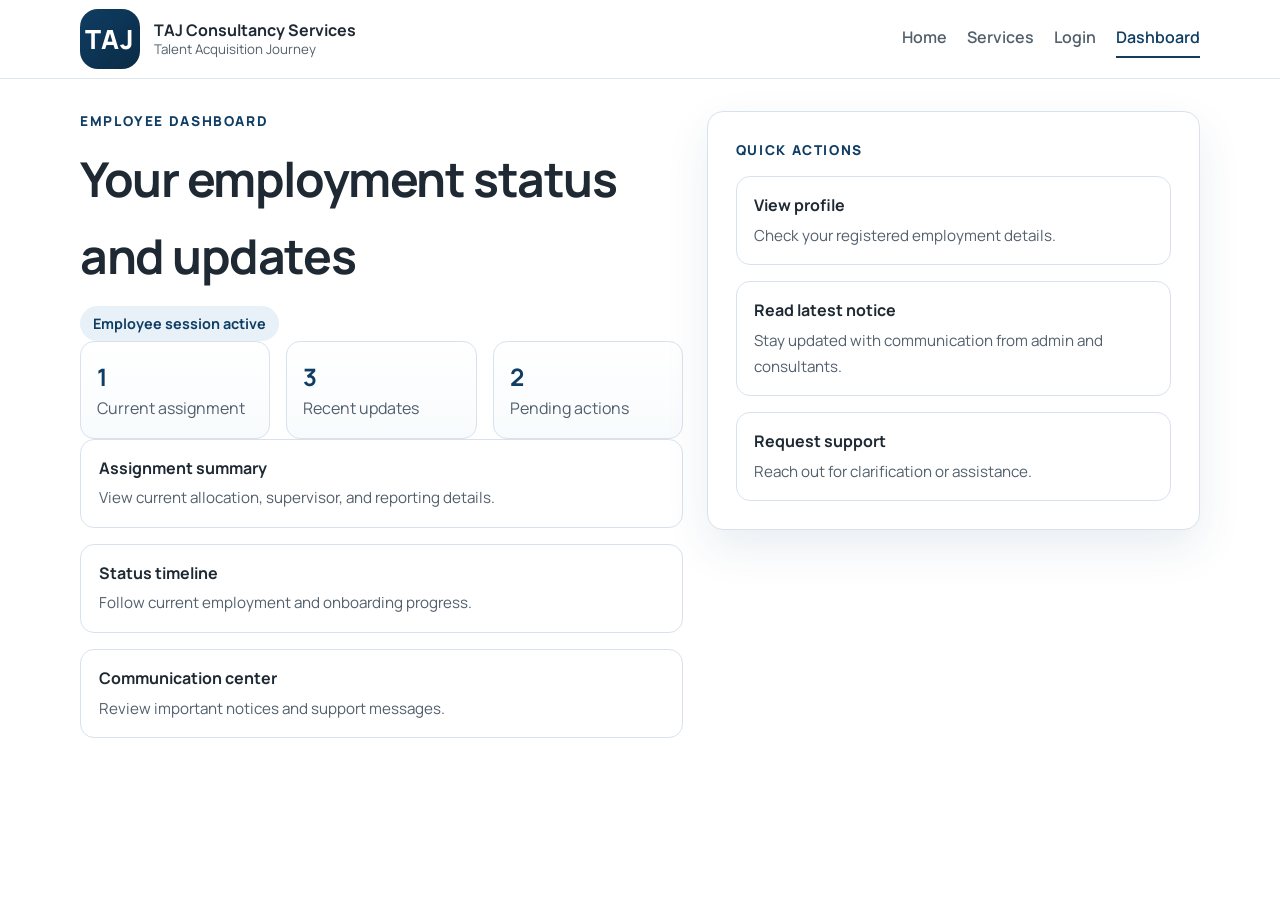
<file: employee-dashboard.html>
<!DOCTYPE html>
<html lang="en">
<head>
  <meta charset="UTF-8">
  <meta name="viewport" content="width=device-width, initial-scale=1.0">
  <title>Employee Dashboard | TAJ Consultancy Services</title>
  <meta name="description" content="Employee dashboard for TAJ Consultancy Services employment workflows.">
  <link rel="icon" type="image/svg+xml" href="assets/images/favicon.svg">
  <link rel="preconnect" href="https://fonts.googleapis.com">
  <link rel="preconnect" href="https://fonts.gstatic.com" crossorigin>
  <link href="https://fonts.googleapis.com/css2?family=Manrope:wght@400;500;600;700;800&display=swap" rel="stylesheet">
  <link rel="stylesheet" href="css/style.css">
</head>
<body>
  <header class="site-header">
    <div class="container nav-wrapper">
      <a class="brand" href="index.html"><span class="brand-mark">TAJ</span><span class="brand-text"><strong>TAJ Consultancy Services</strong><small>Talent Acquisition Journey</small></span></a>
      <nav class="site-nav">
        <a href="index.html">Home</a>
        <a href="services.html">Services</a>
        <a href="login.html">Login</a>
        <a class="active" href="employee-dashboard.html">Dashboard</a>
      </nav>
    </div>
  </header>
  <main class="dashboard-shell">
    <div class="container dashboard-grid">
      <section class="dashboard-overview">
        <p class="section-label">Employee Dashboard</p>
        <h1>Your employment status and updates</h1>
        <span class="status-chip">Employee session active</span>
        <div class="metric-grid">
          <article class="metric-card"><strong>1</strong><span>Current assignment</span></article>
          <article class="metric-card"><strong>3</strong><span>Recent updates</span></article>
          <article class="metric-card"><strong>2</strong><span>Pending actions</span></article>
        </div>
        <div class="activity-list">
          <article class="activity-item"><strong>Assignment summary</strong><span class="login-meta">View current allocation, supervisor, and reporting details.</span></article>
          <article class="activity-item"><strong>Status timeline</strong><span class="login-meta">Follow current employment and onboarding progress.</span></article>
          <article class="activity-item"><strong>Communication center</strong><span class="login-meta">Review important notices and support messages.</span></article>
        </div>
      </section>
      <aside class="dashboard-card">
        <p class="section-label">Quick Actions</p>
        <div class="quick-links">
          <div class="quick-link-card"><strong>View profile</strong><span class="login-meta">Check your registered employment details.</span></div>
          <div class="quick-link-card"><strong>Read latest notice</strong><span class="login-meta">Stay updated with communication from admin and consultants.</span></div>
          <div class="quick-link-card"><strong>Request support</strong><span class="login-meta">Reach out for clarification or assistance.</span></div>
        </div>
      </aside>
    </div>
  </main>
</body>
</html>
</file>
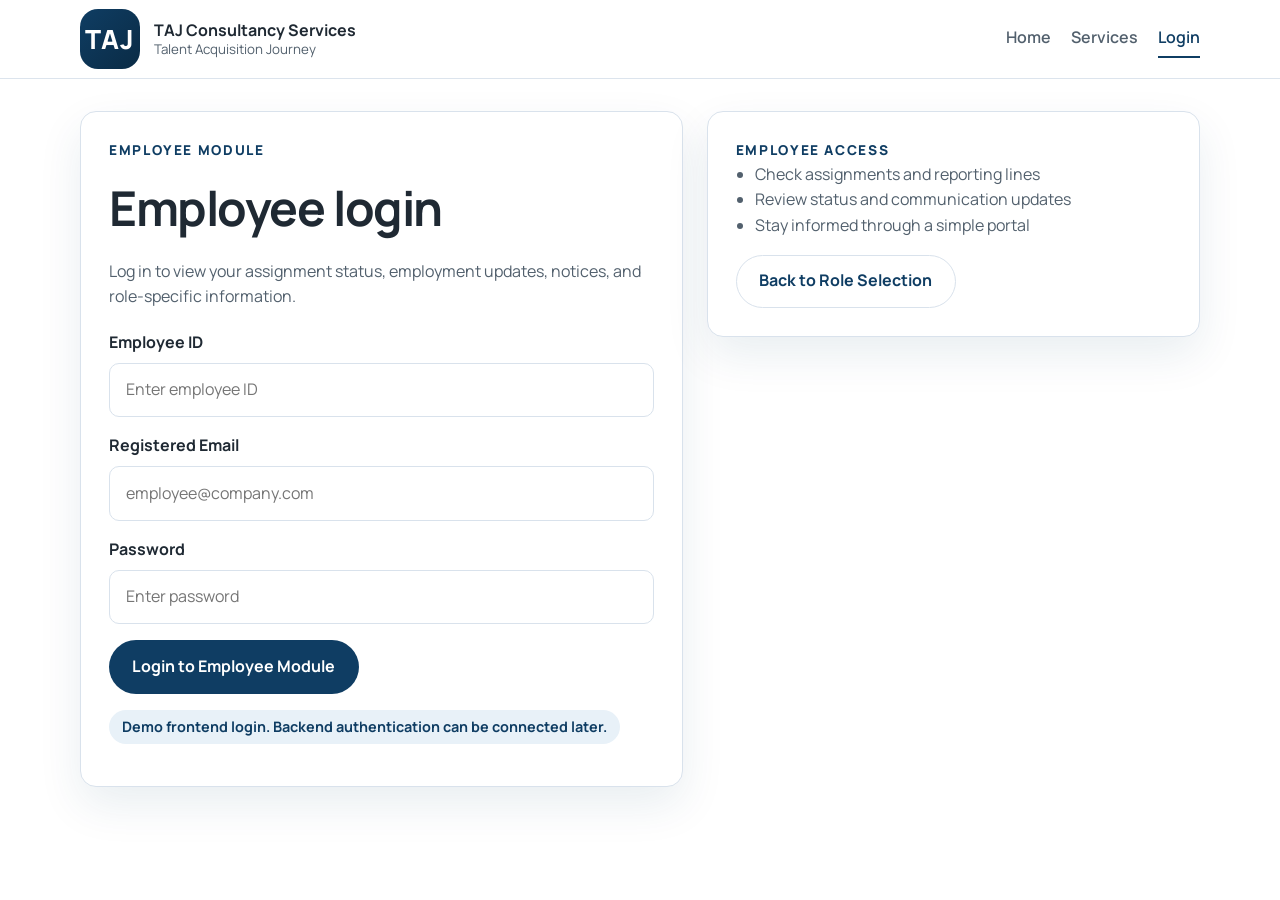
<file: employee-login.html>
<!DOCTYPE html>
<html lang="en">
<head>
  <meta charset="UTF-8">
  <meta name="viewport" content="width=device-width, initial-scale=1.0">
  <title>Employee Login | TAJ Consultancy Services</title>
  <meta name="description" content="Employee login for TAJ Consultancy Services real-time employment management.">
  <link rel="icon" type="image/svg+xml" href="assets/images/favicon.svg">
  <link rel="preconnect" href="https://fonts.googleapis.com">
  <link rel="preconnect" href="https://fonts.gstatic.com" crossorigin>
  <link href="https://fonts.googleapis.com/css2?family=Manrope:wght@400;500;600;700;800&display=swap" rel="stylesheet">
  <link rel="stylesheet" href="css/style.css">
</head>
<body>
  <header class="site-header">
    <div class="container nav-wrapper">
      <a class="brand" href="index.html" aria-label="TAJ Consultancy Services home">
        <span class="brand-mark">TAJ</span>
        <span class="brand-text">
          <strong>TAJ Consultancy Services</strong>
          <small>Talent Acquisition Journey</small>
        </span>
      </a>
      <button class="nav-toggle" id="navToggle" aria-expanded="false" aria-controls="siteNav" aria-label="Open navigation">
        <span></span>
        <span></span>
        <span></span>
      </button>
      <nav class="site-nav" id="siteNav">
        <a href="index.html">Home</a>
        <a href="services.html">Services</a>
        <a class="active" href="login.html">Login</a>
      </nav>
    </div>
  </header>

  <main class="login-shell">
    <div class="container login-grid">
      <section class="login-form-card">
        <p class="section-label">Employee Module</p>
        <h1>Employee login</h1>
        <p class="helper-text">Log in to view your assignment status, employment updates, notices, and role-specific information.</p>
        <form data-login-form data-role-name="Employee" data-redirect="employee-dashboard.html">
          <div class="form-group">
            <label for="employee-id">Employee ID</label>
            <input id="employee-id" name="employee-id" type="text" placeholder="Enter employee ID" required>
          </div>
          <div class="form-group">
            <label for="employee-email">Registered Email</label>
            <input id="employee-email" name="employee-email" type="email" placeholder="employee@company.com" required>
          </div>
          <div class="form-group">
            <label for="employee-password">Password</label>
            <input id="employee-password" name="employee-password" type="password" placeholder="Enter password" required>
          </div>
          <button class="btn btn-primary" type="submit">Login to Employee Module</button>
          <p class="login-note" data-login-status>Demo frontend login. Backend authentication can be connected later.</p>
        </form>
      </section>

      <aside class="info-panel">
        <p class="section-label">Employee Access</p>
        <ul class="muted-list">
          <li>Check assignments and reporting lines</li>
          <li>Review status and communication updates</li>
          <li>Stay informed through a simple portal</li>
        </ul>
        <div class="role-actions">
          <a class="btn btn-secondary" href="login.html">Back to Role Selection</a>
        </div>
      </aside>
    </div>
  </main>

  <script src="js/script.js"></script>
</body>
</html>
</file>
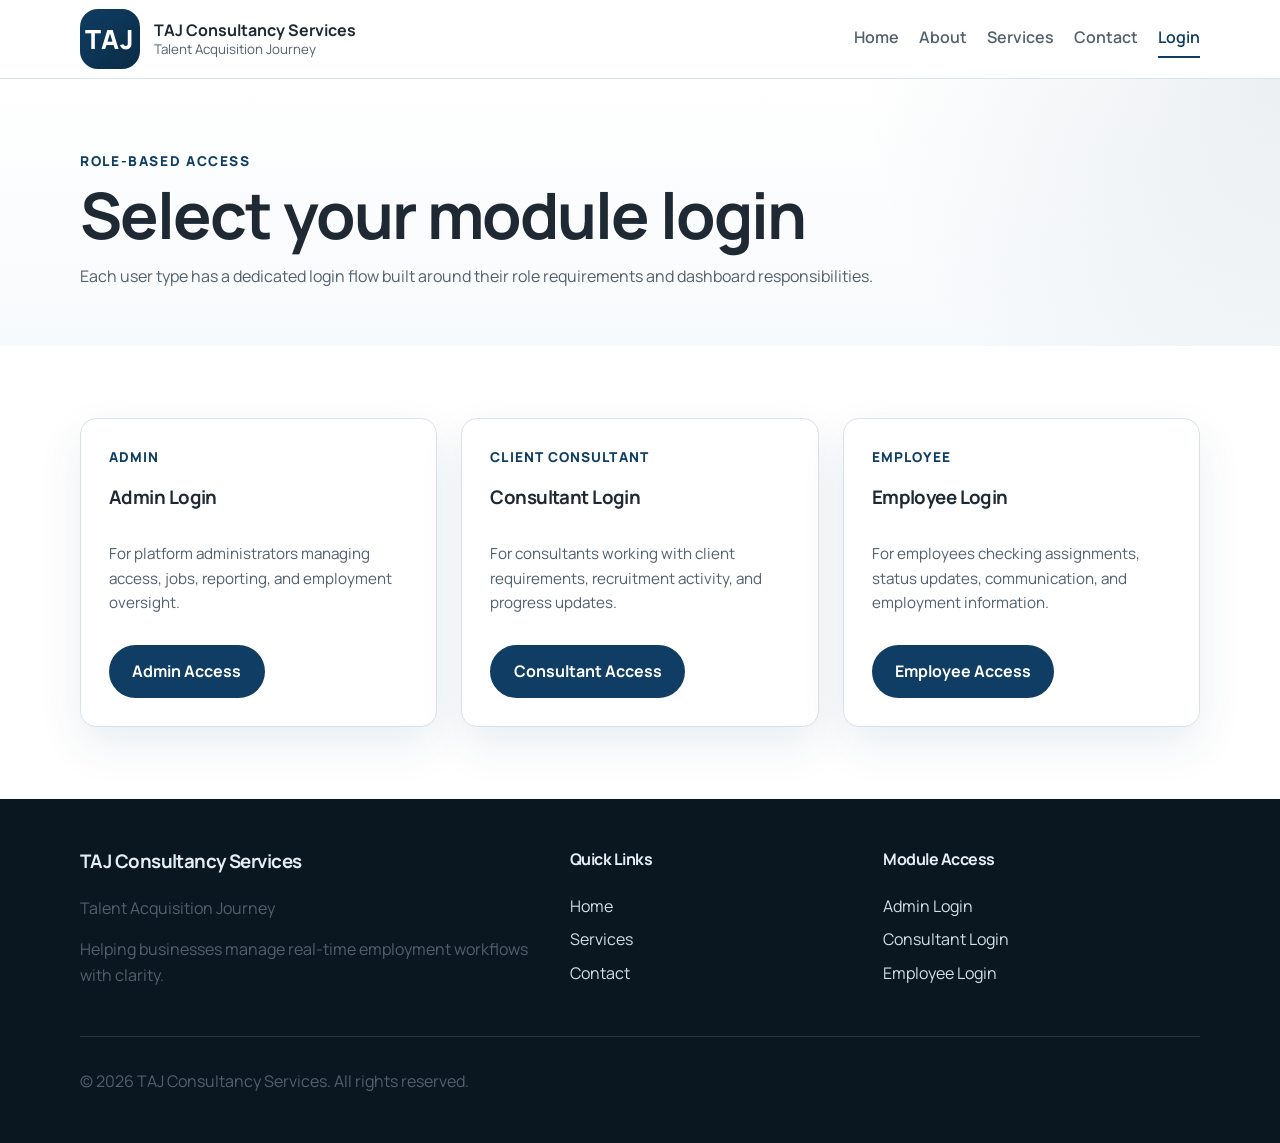
<file: login.html>
<!DOCTYPE html>
<html lang="en">
<head>
  <meta charset="UTF-8">
  <meta name="viewport" content="width=device-width, initial-scale=1.0">
  <title>Login Portal | TAJ Consultancy Services</title>
  <meta name="description" content="Choose your role and log in to the TAJ Consultancy Services Admin, Client Consultant, or Employee module.">
  <meta property="og:title" content="Login Portal | TAJ Consultancy Services">
  <meta property="og:description" content="Role-based login access for Admin, Client Consultant, and Employee modules.">
  <meta property="og:type" content="website">
  <meta property="og:url" content="https://example.com/login.html">
  <meta property="og:image" content="assets/images/og-image.svg">
  <link rel="icon" type="image/svg+xml" href="assets/images/favicon.svg">
  <link rel="preconnect" href="https://fonts.googleapis.com">
  <link rel="preconnect" href="https://fonts.gstatic.com" crossorigin>
  <link href="https://fonts.googleapis.com/css2?family=Manrope:wght@400;500;600;700;800&display=swap" rel="stylesheet">
  <link rel="stylesheet" href="css/style.css">
</head>
<body>
  <header class="site-header">
    <div class="container nav-wrapper">
      <a class="brand" href="index.html" aria-label="TAJ Consultancy Services home">
        <span class="brand-mark">TAJ</span>
        <span class="brand-text">
          <strong>TAJ Consultancy Services</strong>
          <small>Talent Acquisition Journey</small>
        </span>
      </a>
      <button class="nav-toggle" id="navToggle" aria-expanded="false" aria-controls="siteNav" aria-label="Open navigation">
        <span></span>
        <span></span>
        <span></span>
      </button>
      <nav class="site-nav" id="siteNav">
        <a href="index.html">Home</a>
        <a href="about.html">About</a>
        <a href="services.html">Services</a>
        <a href="contact.html">Contact</a>
        <a class="active" href="login.html">Login</a>
      </nav>
    </div>
  </header>

  <main>
    <section class="page-hero compact-hero">
      <div class="container">
        <p class="section-label">Role-Based Access</p>
        <h1>Select your module login</h1>
        <p class="page-hero-text">Each user type has a dedicated login flow built around their role requirements and dashboard responsibilities.</p>
      </div>
    </section>

    <section class="section">
      <div class="container portal-grid">
        <article class="login-card">
          <span class="eyebrow">Admin</span>
          <h3>Admin Login</h3>
          <p class="login-meta">For platform administrators managing access, jobs, reporting, and employment oversight.</p>
          <a class="btn btn-primary" href="admin-login.html">Admin Access</a>
        </article>
        <article class="login-card">
          <span class="eyebrow">Client Consultant</span>
          <h3>Consultant Login</h3>
          <p class="login-meta">For consultants working with client requirements, recruitment activity, and progress updates.</p>
          <a class="btn btn-primary" href="consultant-login.html">Consultant Access</a>
        </article>
        <article class="login-card">
          <span class="eyebrow">Employee</span>
          <h3>Employee Login</h3>
          <p class="login-meta">For employees checking assignments, status updates, communication, and employment information.</p>
          <a class="btn btn-primary" href="employee-login.html">Employee Access</a>
        </article>
      </div>
    </section>
  </main>

  <footer class="site-footer">
    <div class="container footer-grid">
      <div>
        <h3>TAJ Consultancy Services</h3>
        <p>Talent Acquisition Journey</p>
        <p>Helping businesses manage real-time employment workflows with clarity.</p>
      </div>
      <div>
        <h4>Quick Links</h4>
        <a href="index.html">Home</a>
        <a href="services.html">Services</a>
        <a href="contact.html">Contact</a>
      </div>
      <div>
        <h4>Module Access</h4>
        <a href="admin-login.html">Admin Login</a>
        <a href="consultant-login.html">Consultant Login</a>
        <a href="employee-login.html">Employee Login</a>
      </div>
    </div>
    <div class="container footer-bottom">
      <p>&copy; 2026 TAJ Consultancy Services. All rights reserved.</p>
    </div>
  </footer>

  <script src="js/script.js"></script>
</body>
</html>
</file>
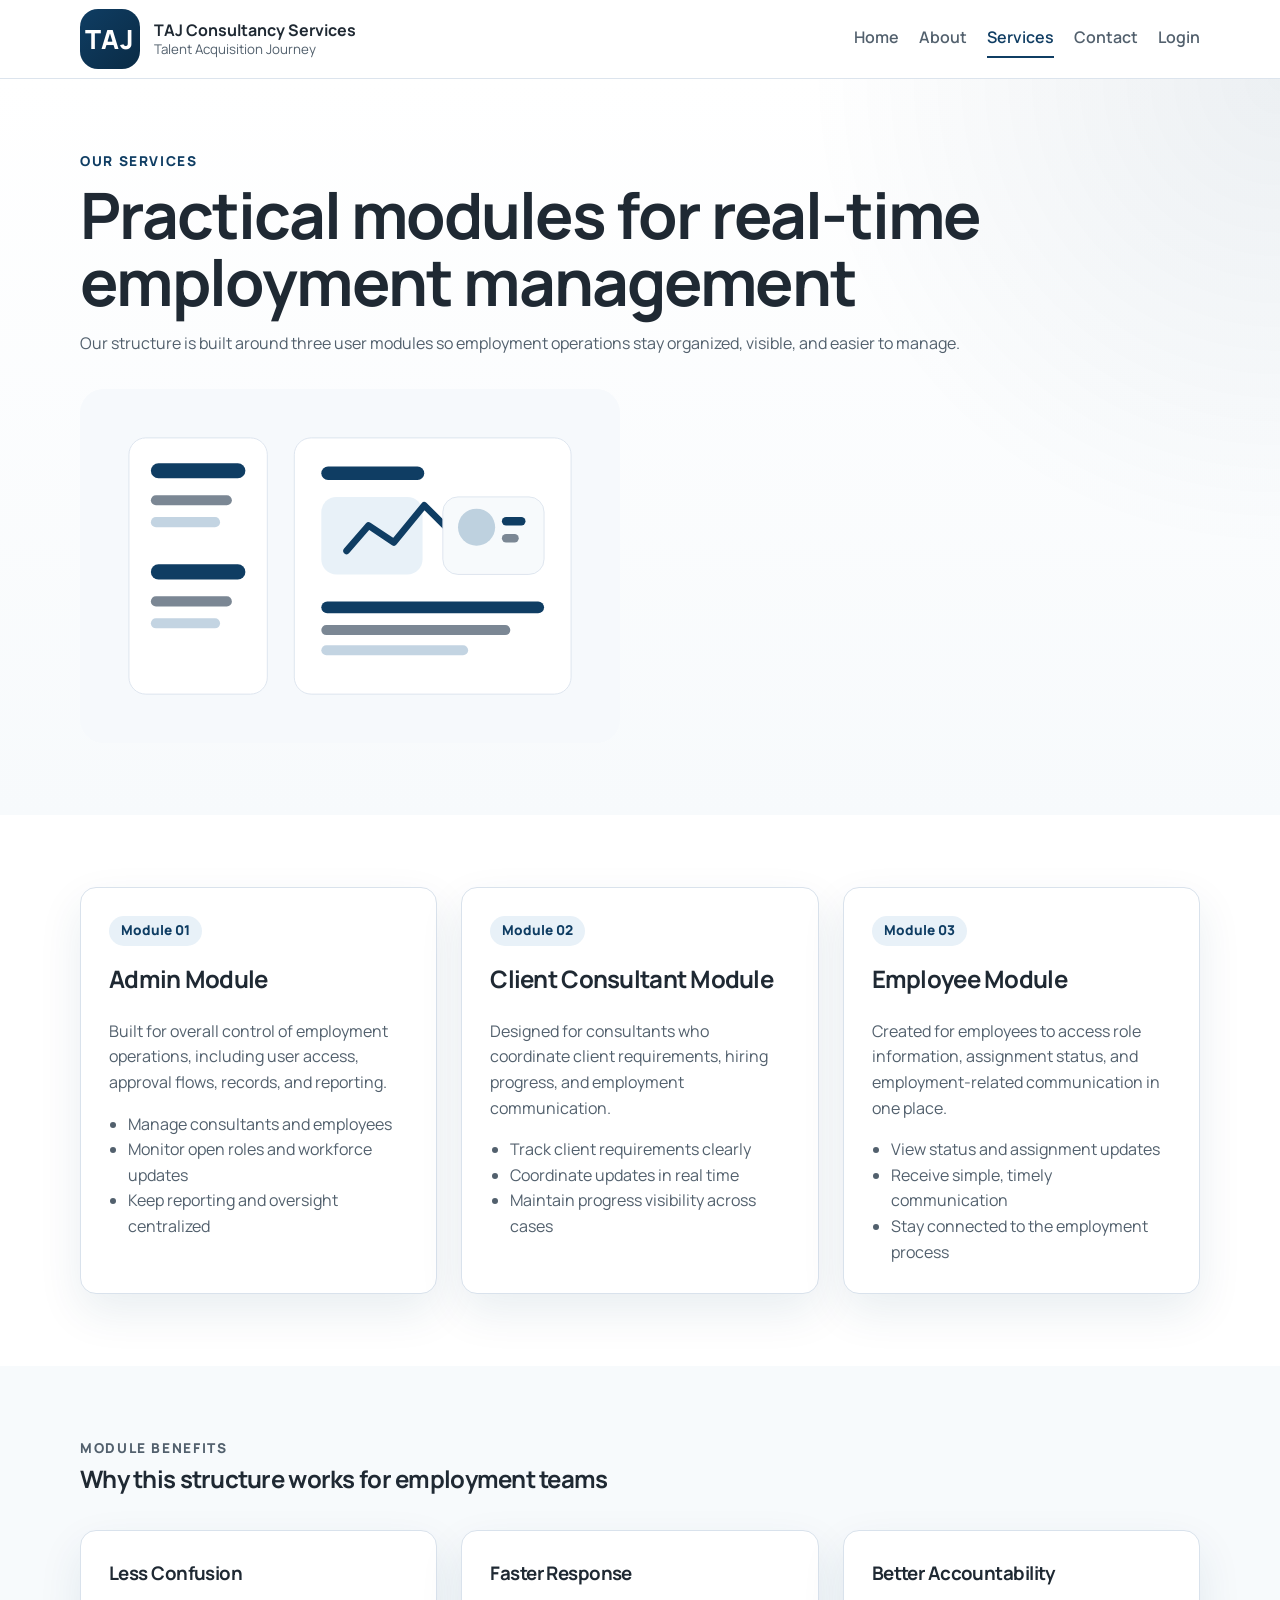
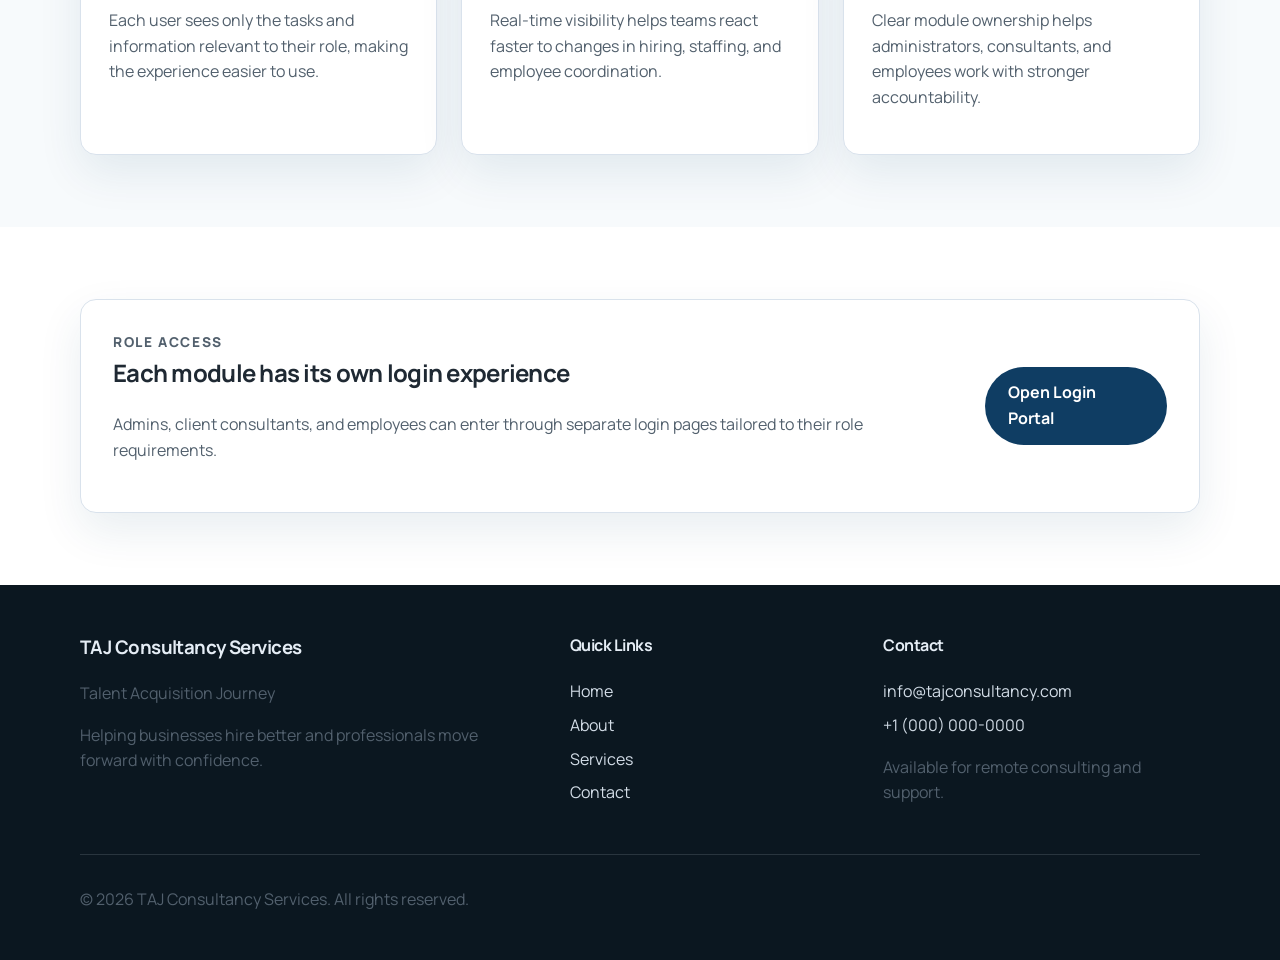
<file: services.html>
<!DOCTYPE html>
<html lang="en">
<head>
  <meta charset="UTF-8">
  <meta name="viewport" content="width=device-width, initial-scale=1.0">
  <title>Services | TAJ Consultancy Services Employment Modules</title>
  <meta name="description" content="Explore the Admin, Client Consultant, and Employee modules from TAJ Consultancy Services for real-time employment management.">
  <meta property="og:title" content="Services | TAJ Consultancy Services Employment Modules">
  <meta property="og:description" content="Admin, Client Consultant, and Employee modules for real-time employment management.">
  <meta property="og:type" content="website">
  <meta property="og:url" content="https://example.com/services.html">
  <meta property="og:image" content="assets/images/og-image.svg">
  <link rel="icon" type="image/svg+xml" href="assets/images/favicon.svg">
  <link rel="preconnect" href="https://fonts.googleapis.com">
  <link rel="preconnect" href="https://fonts.gstatic.com" crossorigin>
  <link href="https://fonts.googleapis.com/css2?family=Manrope:wght@400;500;600;700;800&display=swap" rel="stylesheet">
  <link rel="stylesheet" href="css/style.css">
</head>
<body>
  <header class="site-header">
    <div class="container nav-wrapper">
      <a class="brand" href="index.html" aria-label="TAJ Consultancy Services home">
        <span class="brand-mark">TAJ</span>
        <span class="brand-text">
          <strong>TAJ Consultancy Services</strong>
          <small>Talent Acquisition Journey</small>
        </span>
      </a>

      <button class="nav-toggle" id="navToggle" aria-expanded="false" aria-controls="siteNav" aria-label="Open navigation">
        <span></span>
        <span></span>
        <span></span>
      </button>

      <nav class="site-nav" id="siteNav">
        <a href="index.html">Home</a>
        <a href="about.html">About</a>
        <a class="active" href="services.html">Services</a>
        <a href="contact.html">Contact</a>
        <a href="login.html">Login</a>
      </nav>
    </div>
  </header>

  <main>
    <section class="page-hero">
      <div class="container">
        <p class="section-label">Our Services</p>
        <h1>Practical modules for real-time employment management</h1>
        <p class="page-hero-text">
          Our structure is built around three user modules so employment operations stay organized, visible, and easier to manage.
        </p>
        <img class="page-hero-illustration" src="assets/images/services-support.svg" alt="Illustration showing career support, resumes, and recruitment planning">
      </div>
    </section>

    <section class="section">
      <div class="container">
        <div class="modules-grid">
          <article class="content-card">
            <span class="module-badge">Module 01</span>
            <h2>Admin Module</h2>
            <p>Built for overall control of employment operations, including user access, approval flows, records, and reporting.</p>
            <ul class="feature-list compact-list">
              <li>Manage consultants and employees</li>
              <li>Monitor open roles and workforce updates</li>
              <li>Keep reporting and oversight centralized</li>
            </ul>
          </article>
          <article class="content-card">
            <span class="module-badge">Module 02</span>
            <h2>Client Consultant Module</h2>
            <p>Designed for consultants who coordinate client requirements, hiring progress, and employment communication.</p>
            <ul class="feature-list compact-list">
              <li>Track client requirements clearly</li>
              <li>Coordinate updates in real time</li>
              <li>Maintain progress visibility across cases</li>
            </ul>
          </article>
          <article class="content-card">
            <span class="module-badge">Module 03</span>
            <h2>Employee Module</h2>
            <p>Created for employees to access role information, assignment status, and employment-related communication in one place.</p>
            <ul class="feature-list compact-list">
              <li>View status and assignment updates</li>
              <li>Receive simple, timely communication</li>
              <li>Stay connected to the employment process</li>
            </ul>
          </article>
        </div>
      </div>
    </section>

    <section class="section section-alt">
      <div class="container">
        <div class="section-heading">
          <p class="section-label">Module Benefits</p>
          <h2>Why this structure works for employment teams</h2>
        </div>
        <div class="reasons-grid">
          <article class="reason-card">
            <h3>Less Confusion</h3>
            <p>Each user sees only the tasks and information relevant to their role, making the experience easier to use.</p>
          </article>
          <article class="reason-card">
            <h3>Faster Response</h3>
            <p>Real-time visibility helps teams react faster to changes in hiring, staffing, and employee coordination.</p>
          </article>
          <article class="reason-card">
            <h3>Better Accountability</h3>
            <p>Clear module ownership helps administrators, consultants, and employees work with stronger accountability.</p>
          </article>
        </div>
      </div>
    </section>

    <section class="section">
      <div class="container cta-box">
        <div>
          <p class="section-label">Role Access</p>
          <h2>Each module has its own login experience</h2>
          <p>Admins, client consultants, and employees can enter through separate login pages tailored to their role requirements.</p>
        </div>
        <a class="btn btn-primary" href="login.html">Open Login Portal</a>
      </div>
    </section>
  </main>

  <footer class="site-footer">
    <div class="container footer-grid">
      <div>
        <h3>TAJ Consultancy Services</h3>
        <p>Talent Acquisition Journey</p>
        <p>Helping businesses hire better and professionals move forward with confidence.</p>
      </div>
      <div>
        <h4>Quick Links</h4>
        <a href="index.html">Home</a>
        <a href="about.html">About</a>
        <a href="services.html">Services</a>
        <a href="contact.html">Contact</a>
      </div>
      <div>
        <h4>Contact</h4>
        <a href="mailto:info@tajconsultancy.com">info@tajconsultancy.com</a>
        <a href="tel:+10000000000">+1 (000) 000-0000</a>
        <p>Available for remote consulting and support.</p>
      </div>
    </div>
    <div class="container footer-bottom">
      <p>&copy; 2026 TAJ Consultancy Services. All rights reserved.</p>
    </div>
  </footer>

  <script src="js/script.js"></script>
</body>
</html>
</file>
<file: css/style.css>
:root {
  --color-primary: #0f3d63;
  --color-primary-dark: #0a2b45;
  --color-accent: #e8f1f8;
  --color-text: #1f2933;
  --color-text-soft: #52606d;
  --color-border: #d9e2ec;
  --color-surface: #ffffff;
  --color-surface-alt: #f7fafc;
  --color-footer: #0b1720;
  --shadow-soft: 0 18px 45px rgba(15, 61, 99, 0.09);
  --radius-md: 16px;
  --radius-sm: 10px;
  --container-width: 1120px;
}

*,
*::before,
*::after {
  box-sizing: border-box;
}

html {
  scroll-behavior: smooth;
}

body {
  margin: 0;
  font-family: "Manrope", sans-serif;
  color: var(--color-text);
  background: var(--color-surface);
  line-height: 1.6;
}

h1,
h2,
h3,
h4 {
  letter-spacing: -0.03em;
}

img {
  max-width: 100%;
  display: block;
}

a {
  color: inherit;
  text-decoration: none;
}

button,
input,
select,
textarea {
  font: inherit;
}

.container {
  width: min(100% - 2rem, var(--container-width));
  margin: 0 auto;
}

.site-header {
  position: sticky;
  top: 0;
  z-index: 1000;
  background: rgba(255, 255, 255, 0.96);
  backdrop-filter: blur(10px);
  border-bottom: 1px solid rgba(217, 226, 236, 0.9);
}

.nav-wrapper {
  display: flex;
  align-items: center;
  justify-content: space-between;
  min-height: 78px;
  gap: 1rem;
}

.brand {
  display: inline-flex;
  align-items: center;
  gap: 0.875rem;
}

.brand-mark {
  display: grid;
  place-items: center;
  width: 60px;
  height: 60px;
  border-radius: 18px;
  background: linear-gradient(135deg, var(--color-primary), var(--color-primary-dark));
  color: #fff;
  font-weight: 800;
  font-size: 1.65rem;
  letter-spacing: 0.04em;
}

.brand-text {
  display: flex;
  flex-direction: column;
  line-height: 1.2;
}

.brand-text strong {
  font-size: 1rem;
}

.brand-text small {
  color: var(--color-text-soft);
}

.site-nav {
  display: flex;
  align-items: center;
  gap: 1.25rem;
}

.site-nav a {
  color: var(--color-text-soft);
  font-weight: 600;
  padding: 0.35rem 0;
  border-bottom: 2px solid transparent;
  transition: color 0.2s ease, border-color 0.2s ease;
}

.site-nav a:hover,
.site-nav a:focus-visible,
.site-nav a.active {
  color: var(--color-primary);
  border-color: var(--color-primary);
}

.nav-toggle {
  display: none;
  flex-direction: column;
  justify-content: center;
  gap: 4px;
  width: 46px;
  height: 46px;
  padding: 0;
  border: 1px solid var(--color-border);
  border-radius: 12px;
  background: #fff;
  cursor: pointer;
}

.nav-toggle span {
  width: 20px;
  height: 2px;
  margin: 0 auto;
  background: var(--color-primary);
}

.hero-section,
.page-hero {
  background:
    radial-gradient(circle at top right, rgba(15, 61, 99, 0.08), transparent 32%),
    linear-gradient(180deg, #ffffff 0%, #f7fafc 100%);
}

.hero-section {
  padding: 5rem 0 4rem;
}

.hero-grid {
  display: grid;
  grid-template-columns: 1.1fr 0.9fr;
  gap: 2rem;
  align-items: center;
}

.hero-content h1,
.page-hero h1 {
  margin: 0.5rem 0 1rem;
  font-size: clamp(2.4rem, 5vw, 4.6rem);
  line-height: 1.05;
}

.hero-subtitle {
  margin: 0 0 1rem;
  font-size: 1.3rem;
  font-weight: 700;
  color: var(--color-primary);
}

.hero-text,
.page-hero-text,
.section-heading p,
.content-card p,
.service-card p,
.reason-card p,
.cta-box p,
.site-footer p,
.form-note,
.step-card p {
  color: var(--color-text-soft);
}

.hero-actions {
  display: flex;
  flex-wrap: wrap;
  gap: 1rem;
  margin-top: 2rem;
}

.hero-stats {
  display: grid;
  grid-template-columns: repeat(2, minmax(0, 1fr));
  gap: 1rem;
  margin-top: 2rem;
}

.stat-item {
  padding: 1rem 1.1rem;
  background: rgba(255, 255, 255, 0.75);
  border: 1px solid var(--color-border);
  border-radius: 14px;
}

.stat-item strong,
.card-kicker {
  display: block;
  font-weight: 800;
  color: var(--color-primary);
}

.stat-item span {
  display: block;
  margin-top: 0.35rem;
  color: var(--color-text-soft);
  font-size: 0.95rem;
}

.btn {
  display: inline-flex;
  align-items: center;
  justify-content: center;
  min-height: 48px;
  padding: 0.8rem 1.4rem;
  border-radius: 999px;
  border: 1px solid transparent;
  font-weight: 700;
  transition: transform 0.2s ease, box-shadow 0.2s ease, background 0.2s ease;
}

.btn:hover,
.btn:focus-visible {
  transform: translateY(-1px);
  box-shadow: 0 10px 20px rgba(15, 61, 99, 0.12);
}

.btn-primary {
  background: var(--color-primary);
  color: #fff;
}

.btn-primary:hover,
.btn-primary:focus-visible {
  background: var(--color-primary-dark);
}

.btn-secondary {
  border-color: var(--color-border);
  background: #fff;
  color: var(--color-primary);
}

.hero-card,
.content-card,
.service-card,
.reason-card,
.cta-box,
.contact-form,
.module-card,
.login-card,
.dashboard-card,
.login-form-card,
.info-panel {
  background: #fff;
  border: 1px solid var(--color-border);
  border-radius: var(--radius-md);
  box-shadow: var(--shadow-soft);
}

.hero-card {
  padding: 1.5rem;
}

.hero-card-inner {
  padding: 1.75rem;
  border-radius: calc(var(--radius-md) - 4px);
  background: linear-gradient(180deg, rgba(15, 61, 99, 0.05), rgba(15, 61, 99, 0.02));
}

.hero-card h2 {
  margin-top: 0;
  font-size: 1.45rem;
}

.section-illustration,
.inline-illustration,
.page-hero-illustration {
  width: 100%;
  height: auto;
}

.section-illustration {
  margin-bottom: 1.25rem;
  border-radius: 14px;
}

.inline-illustration,
.page-hero-illustration {
  max-width: 540px;
}

.page-hero-illustration {
  margin-top: 2rem;
}

.page-hero.compact-hero {
  padding-bottom: 2.5rem;
}

.feature-list {
  margin: 1rem 0 0;
  padding-left: 1.2rem;
  color: var(--color-text-soft);
}

.compact-list {
  margin-top: 0.5rem;
}

.section,
.page-hero {
  padding: 4.5rem 0;
}

.section-alt {
  background: var(--color-surface-alt);
}

.section-heading {
  max-width: 720px;
  margin-bottom: 2rem;
}

.section-heading h2,
.content-card h2,
.service-card h3,
.reason-card h3,
.cta-box h2,
.site-footer h3,
.site-footer h4,
.step-card h3 {
  margin-top: 0;
}

.section-label {
  margin: 0;
  font-size: 0.85rem;
  font-weight: 800;
  text-transform: uppercase;
  letter-spacing: 0.12em;
  color: var(--color-primary);
}

.two-column,
.contact-layout {
  display: grid;
  grid-template-columns: repeat(2, minmax(0, 1fr));
  gap: 2rem;
  align-items: center;
}

.card-grid,
.reasons-grid,
.service-detail-grid,
.content-grid,
.modules-grid,
.steps-grid,
.login-grid,
.dashboard-grid,
.portal-grid {
  display: grid;
  gap: 1.5rem;
}

.card-grid,
.reasons-grid,
.service-detail-grid,
.modules-grid,
.steps-grid,
.portal-grid {
  grid-template-columns: repeat(3, minmax(0, 1fr));
}

.content-grid {
  grid-template-columns: repeat(2, minmax(0, 1fr));
}

.login-grid,
.dashboard-grid {
  grid-template-columns: 1.1fr 0.9fr;
  align-items: start;
}

.full-span {
  grid-column: 1 / -1;
}

.content-card,
.service-card,
.reason-card,
.contact-form,
.step-card,
.module-card,
.login-card,
.dashboard-card,
.login-form-card,
.info-panel {
  padding: 1.75rem;
}

.module-card {
  background: linear-gradient(180deg, #ffffff 0%, #f9fbfd 100%);
}

.module-badge {
  display: inline-flex;
  align-items: center;
  min-height: 30px;
  padding: 0.2rem 0.75rem;
  border-radius: 999px;
  background: var(--color-accent);
  color: var(--color-primary);
  font-size: 0.85rem;
  font-weight: 800;
  margin-bottom: 0.9rem;
}

.login-card,
.dashboard-card {
  display: flex;
  flex-direction: column;
  gap: 0.9rem;
}

.login-card h3,
.dashboard-card h3 {
  margin: 0;
}

.eyebrow {
  display: inline-block;
  font-size: 0.85rem;
  font-weight: 800;
  letter-spacing: 0.08em;
  text-transform: uppercase;
  color: var(--color-primary);
}

.login-meta,
.dashboard-meta {
  color: var(--color-text-soft);
  font-size: 0.95rem;
}

.portal-grid .btn {
  width: fit-content;
}

.login-shell,
.dashboard-shell {
  padding: 2rem 0 4rem;
}

.login-form-card h1,
.dashboard-overview h1 {
  margin-top: 0.5rem;
  margin-bottom: 0.75rem;
  font-size: clamp(2rem, 4vw, 3rem);
}

.helper-text {
  color: var(--color-text-soft);
  margin: 0 0 1.25rem;
}

.login-note,
.status-chip {
  display: inline-flex;
  align-items: center;
  gap: 0.45rem;
  min-height: 34px;
  padding: 0.35rem 0.8rem;
  border-radius: 999px;
  background: var(--color-accent);
  color: var(--color-primary);
  font-size: 0.9rem;
  font-weight: 700;
}

.login-note {
  margin-top: 1rem;
}

.quick-links,
.metric-grid,
.activity-list {
  display: grid;
  gap: 1rem;
}

.metric-grid {
  grid-template-columns: repeat(3, minmax(0, 1fr));
}

.metric-card {
  padding: 1rem;
  border: 1px solid var(--color-border);
  border-radius: 14px;
  background: linear-gradient(180deg, #ffffff 0%, #f8fbfd 100%);
}

.metric-card strong {
  display: block;
  font-size: 1.5rem;
  color: var(--color-primary);
}

.metric-card span {
  color: var(--color-text-soft);
}

.quick-link-card,
.activity-item {
  padding: 1rem 1.1rem;
  border: 1px solid var(--color-border);
  border-radius: 14px;
  background: #fff;
}

.activity-item strong,
.quick-link-card strong {
  display: block;
  margin-bottom: 0.25rem;
}

.muted-list {
  margin: 0;
  padding-left: 1.2rem;
  color: var(--color-text-soft);
}

.role-actions {
  display: flex;
  flex-wrap: wrap;
  gap: 0.8rem;
  margin-top: 1rem;
}

.step-card {
  background: #fff;
  border: 1px solid var(--color-border);
  border-radius: var(--radius-md);
}

.step-number {
  display: inline-flex;
  align-items: center;
  justify-content: center;
  min-width: 52px;
  min-height: 52px;
  border-radius: 50%;
  background: var(--color-accent);
  color: var(--color-primary);
  font-weight: 800;
  margin-bottom: 1rem;
}

.text-link {
  color: var(--color-primary);
  font-weight: 700;
}

.cta-section {
  padding-top: 0;
}

.cta-box {
  display: flex;
  align-items: center;
  justify-content: space-between;
  gap: 1.5rem;
  padding: 2rem;
}

.site-footer {
  background: var(--color-footer);
  color: #e5edf5;
  padding-top: 3rem;
}

.footer-grid {
  display: grid;
  grid-template-columns: 1.3fr 0.8fr 0.9fr;
  gap: 2rem;
  padding-bottom: 2rem;
}

.site-footer a {
  display: block;
  color: #d3dde7;
  margin-bottom: 0.5rem;
}

.footer-bottom {
  padding: 1rem 0 2rem;
  border-top: 1px solid rgba(211, 221, 231, 0.15);
}

.contact-list p {
  margin: 0 0 0.75rem;
}

.contact-note {
  margin-top: 1.5rem;
  padding-top: 1.5rem;
  border-top: 1px solid var(--color-border);
}

.form-group {
  display: grid;
  gap: 0.45rem;
  margin-bottom: 1rem;
}

.form-group label {
  font-weight: 700;
}

.form-group input,
.form-group select,
.form-group textarea {
  width: 100%;
  padding: 0.85rem 1rem;
  border: 1px solid var(--color-border);
  border-radius: var(--radius-sm);
  background: #fff;
  color: var(--color-text);
}

.form-group input:focus,
.form-group select:focus,
.form-group textarea:focus {
  outline: 2px solid rgba(15, 61, 99, 0.18);
  border-color: var(--color-primary);
}

@media (max-width: 960px) {
  .hero-grid,
  .two-column,
  .contact-layout,
  .card-grid,
  .reasons-grid,
  .service-detail-grid,
  .content-grid,
  .modules-grid,
  .steps-grid,
  .portal-grid,
  .footer-grid,
  .cta-box {
    grid-template-columns: 1fr;
  }

  .login-grid,
  .dashboard-grid,
  .metric-grid {
    grid-template-columns: 1fr;
  }

  .cta-box {
    display: grid;
  }
}

@media (max-width: 760px) {
  .nav-toggle {
    display: flex;
  }

  .site-nav {
    position: absolute;
    top: calc(100% + 1px);
    left: 1rem;
    right: 1rem;
    display: none;
    flex-direction: column;
    align-items: flex-start;
    gap: 0.8rem;
    padding: 1rem;
    background: #fff;
    border: 1px solid var(--color-border);
    border-radius: var(--radius-md);
    box-shadow: var(--shadow-soft);
  }

  .site-nav.is-open {
    display: flex;
  }

  .hero-section {
    padding-top: 4rem;
  }

  .section,
  .page-hero {
    padding: 3.5rem 0;
  }

  .hero-stats {
    grid-template-columns: 1fr;
  }
}

@media (max-width: 540px) {
  .container {
    width: min(100% - 1.25rem, var(--container-width));
  }

  .hero-actions {
    flex-direction: column;
  }

  .btn {
    width: 100%;
  }

  .brand-mark {
    width: 52px;
    height: 52px;
    font-size: 1.35rem;
  }
}
</file>
